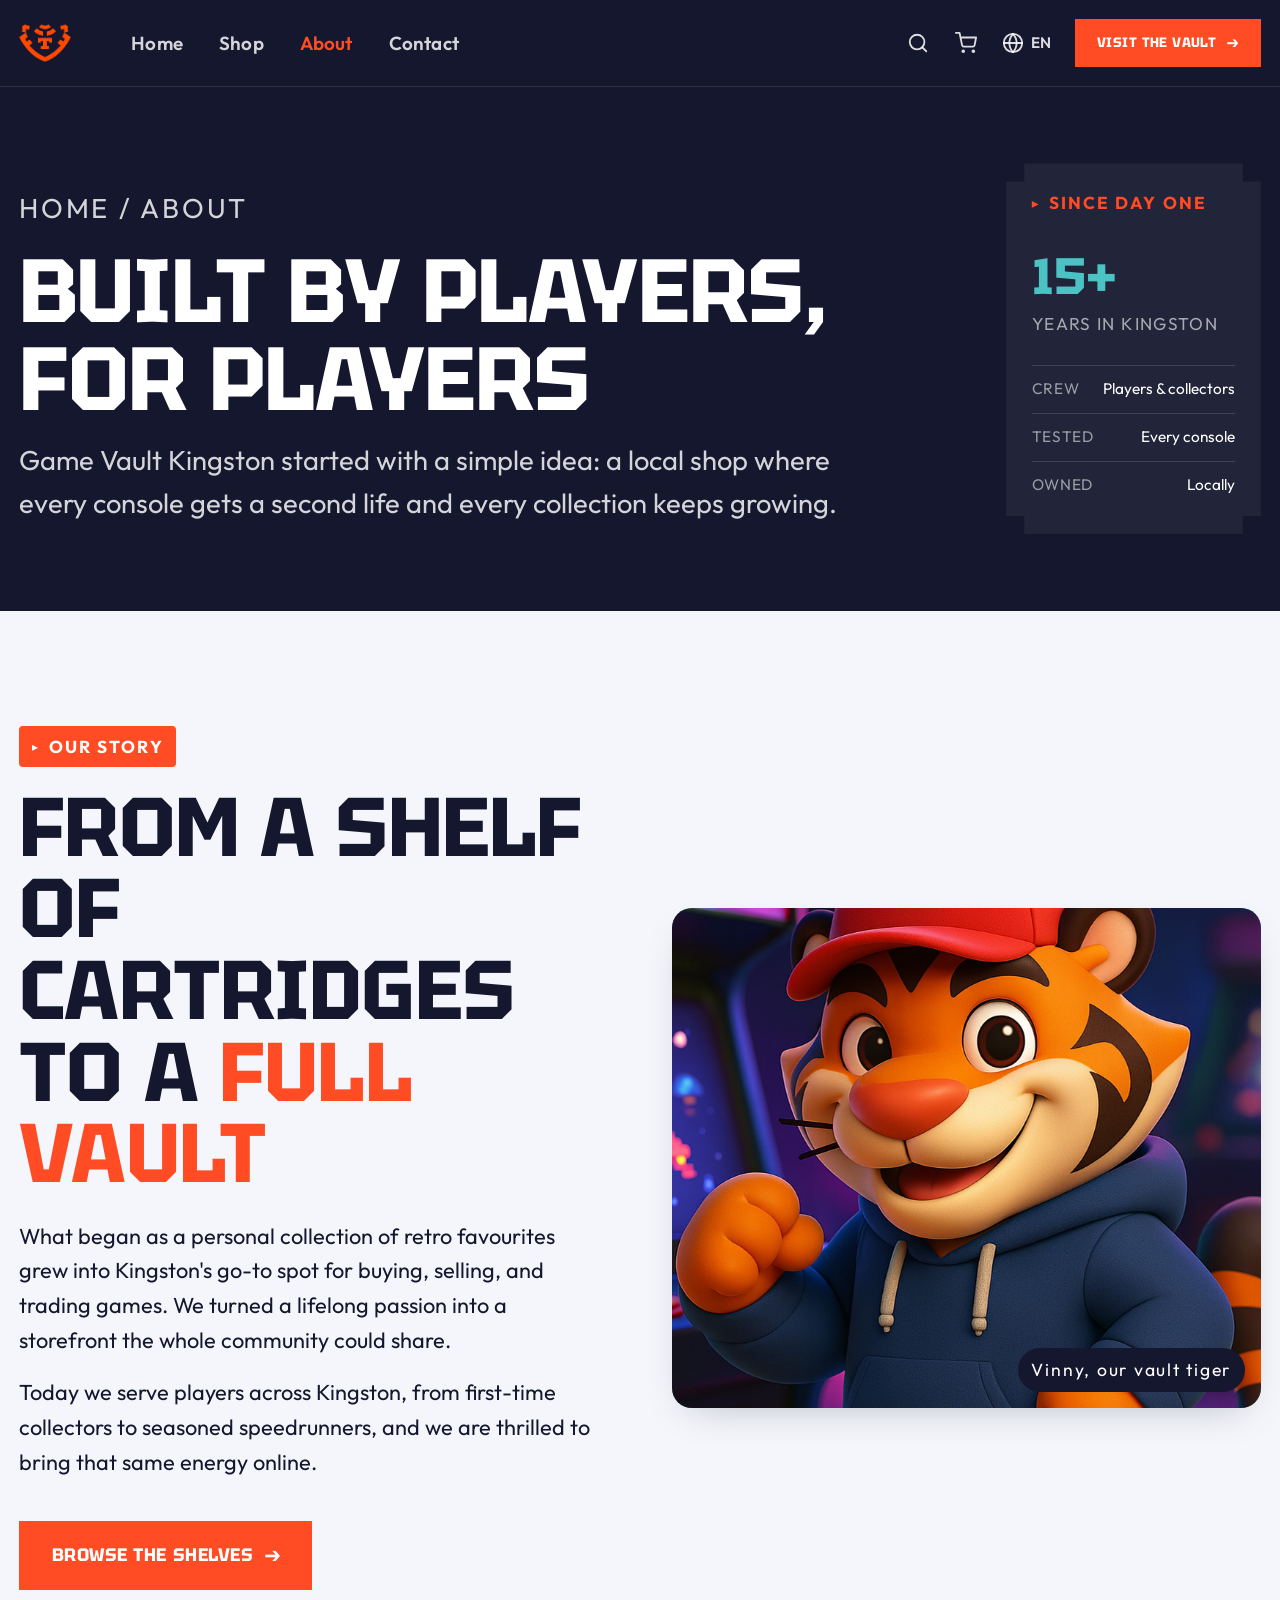
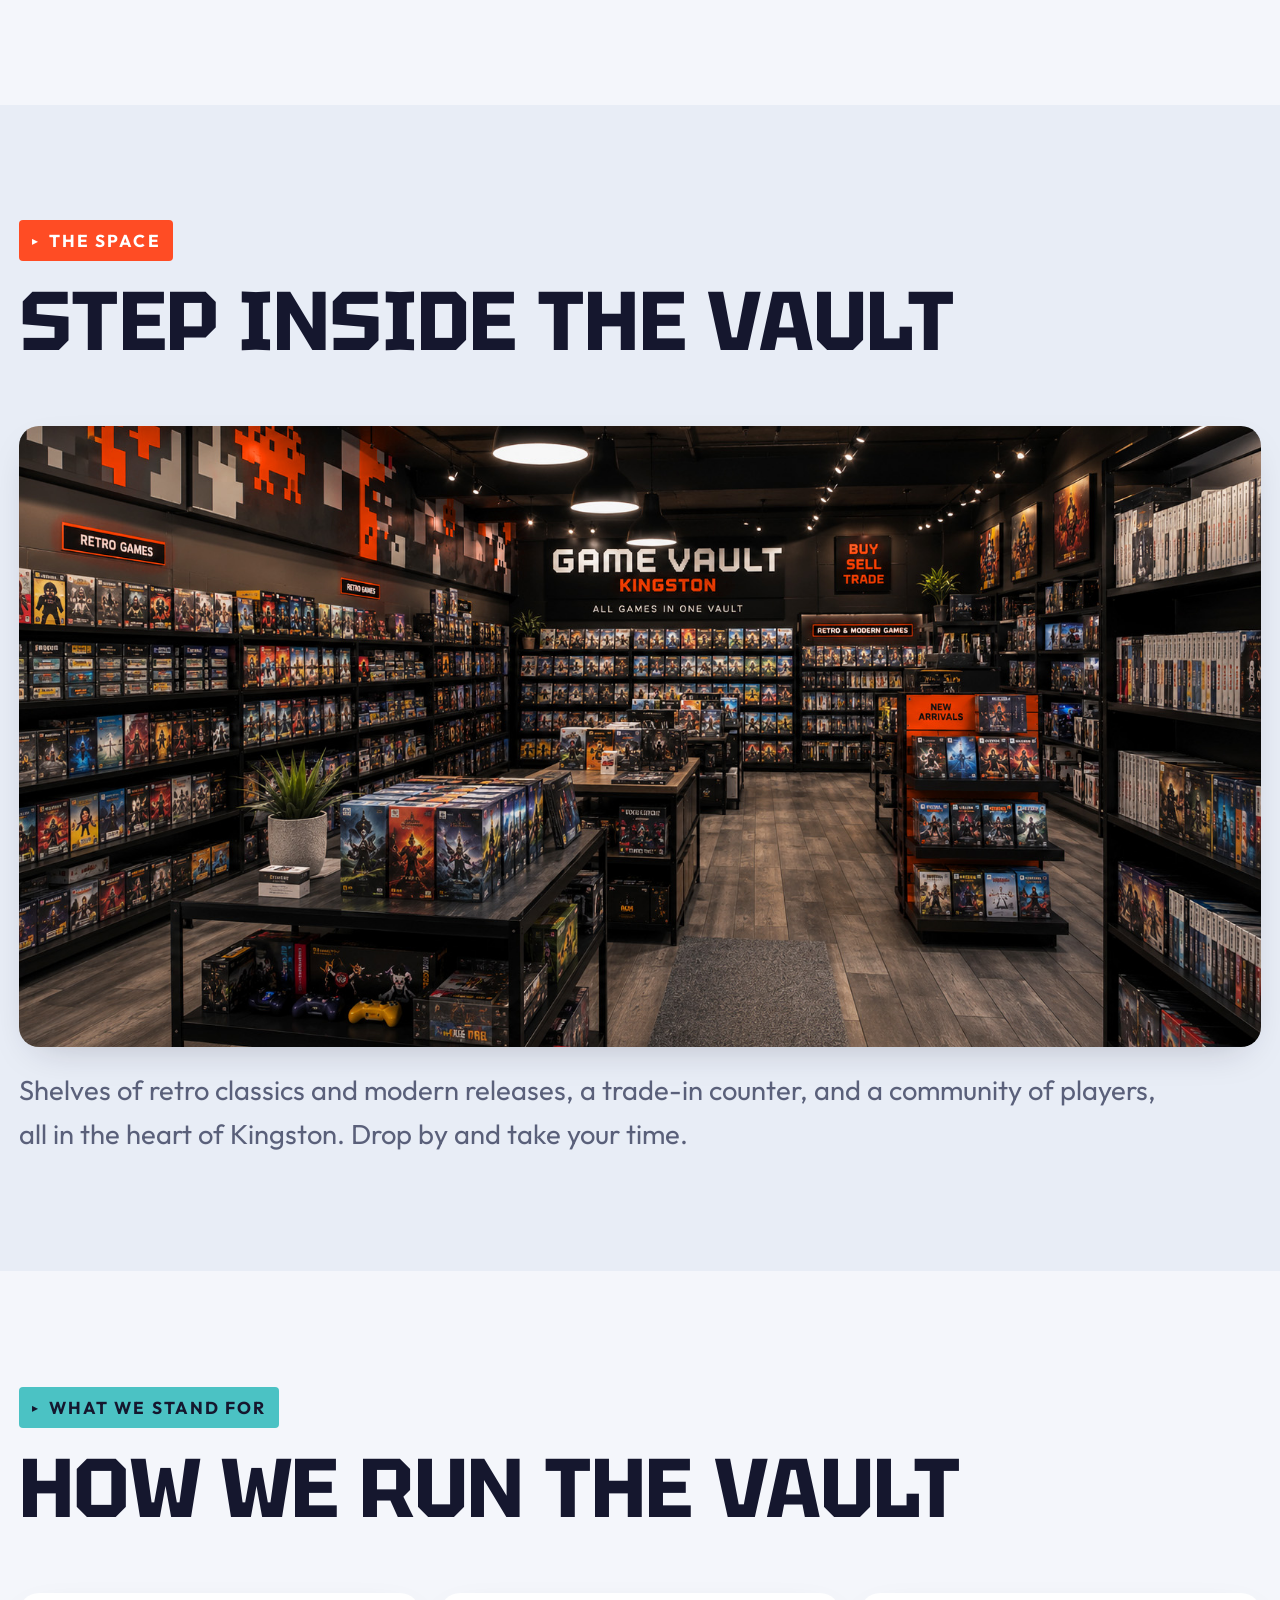
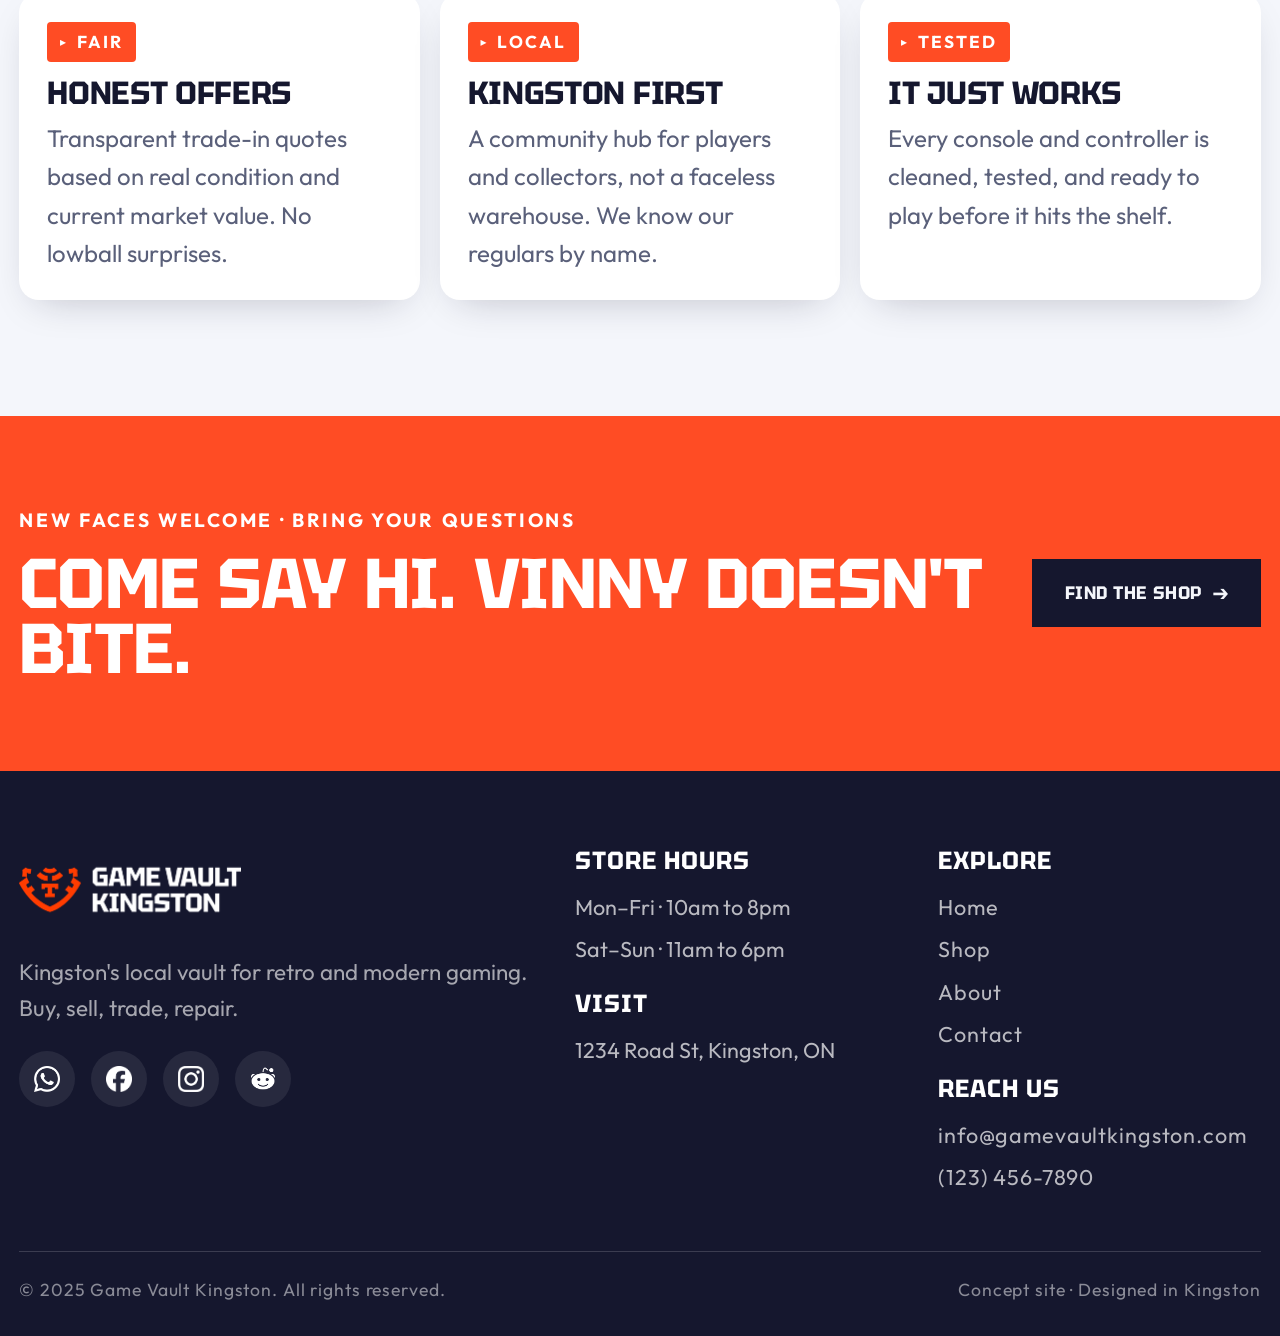
<file: about.html>
<!DOCTYPE html>
<html lang="en">

<head>
  <meta charset="UTF-8">
  <meta name="viewport" content="width=device-width, initial-scale=1.0">
  <title>About — Game Vault Kingston</title>
  <meta name="description" content="The story behind Game Vault Kingston, your local home for retro and modern gaming.">
  <link rel="stylesheet" href="css/styles.css">
</head>

<body>
  <a class="skip-link" href="#main">Skip to content</a>

  <header class="site-header">
    <div class="shell site-header__inner">
      <a class="brand" href="index.html" aria-label="Game Vault Kingston home">
        <img src="img/logo-mobile.png" alt="">
      </a>
      <nav class="nav" id="nav-menu" aria-label="Primary">
        <ul>
          <li><a href="index.html">Home</a></li>
          <li><a href="shop.html">Shop</a></li>
          <li><a href="about.html" aria-current="page">About</a></li>
          <li><a href="contact.html">Contact</a></li>
        </ul>
        <div class="nav__mobile-actions">
          <a href="#" class="nav__cart">
            <svg viewBox="0 0 24 24" fill="none" stroke="currentColor" stroke-width="2" stroke-linecap="round" stroke-linejoin="round"><circle cx="9" cy="21" r="1"></circle><circle cx="20" cy="21" r="1"></circle><path d="M1 1h4l2.68 13.39a2 2 0 0 0 2 1.61h9.72a2 2 0 0 0 2-1.61L23 6H6"></path></svg>
            Cart
          </a>
          <a href="contact.html" class="btn">Visit the vault</a>
        </div>
      </nav>
      <div class="nav-actions">
        <button class="icon-btn" type="button" aria-label="Search">
          <svg viewBox="0 0 24 24" fill="none" stroke="currentColor" stroke-width="2" stroke-linecap="round" stroke-linejoin="round"><circle cx="11" cy="11" r="8"></circle><path d="m21 21-4.3-4.3"></path></svg>
        </button>
        <button class="icon-btn" type="button" aria-label="Cart">
          <svg viewBox="0 0 24 24" fill="none" stroke="currentColor" stroke-width="2" stroke-linecap="round" stroke-linejoin="round"><circle cx="9" cy="21" r="1"></circle><circle cx="20" cy="21" r="1"></circle><path d="M1 1h4l2.68 13.39a2 2 0 0 0 2 1.61h9.72a2 2 0 0 0 2-1.61L23 6H6"></path></svg>
        </button>
        <button class="icon-btn icon-btn--lang" type="button" aria-label="Language: English">
          <svg viewBox="0 0 24 24" fill="none" stroke="currentColor" stroke-width="2" stroke-linecap="round" stroke-linejoin="round"><circle cx="12" cy="12" r="10"></circle><path d="M2 12h20"></path><path d="M12 2a15.3 15.3 0 0 1 4 10 15.3 15.3 0 0 1-4 10 15.3 15.3 0 0 1-4-10 15.3 15.3 0 0 1 4-10z"></path></svg>
          <span>EN</span>
        </button>
        <a href="contact.html" class="btn header-cta">Visit the vault</a>
      </div>
      <button class="menu-btn" id="menu-btn" aria-expanded="false" aria-controls="nav-menu" aria-label="Open menu">
        <span></span><span></span><span></span>
      </button>
    </div>
  </header>

  <main id="main">
    <section class="page-head">
      <div class="shell page-head__inner">
        <div class="page-head__lead">
          <p class="crumbs"><a href="index.html">Home</a> / About</p>
          <h1>Built by players, <br>for players</h1>
          <p>Game Vault Kingston started with a simple idea: a local shop where every console gets a second life and every collection keeps growing.</p>
        </div>
        <aside class="page-head__panel reveal" aria-label="About at a glance">
          <span class="panel__kicker">Since day one</span>
          <p class="panel__figure"><b>15+</b><span>years in Kingston</span></p>
          <ul class="panel__rows">
            <li><span class="k">Crew</span><span class="v">Players &amp; collectors</span></li>
            <li><span class="k">Tested</span><span class="v">Every console</span></li>
            <li><span class="k">Owned</span><span class="v">Locally</span></li>
          </ul>
        </aside>
      </div>
    </section>

    <!-- STORY -->
    <section class="section">
      <div class="shell about__grid">
        <div class="about__body reveal">
          <span class="tag">Our story</span>
          <h2>From a shelf of cartridges to a <span class="accent">full vault</span></h2>
          <p>What began as a personal collection of retro favourites grew into Kingston's go-to spot for buying, selling, and trading games. We turned a lifelong passion into a storefront the whole community could share.</p>
          <p>Today we serve players across Kingston, from first-time collectors to seasoned speedrunners, and we are thrilled to bring that same energy online.</p>
          <a href="shop.html" class="btn">Browse the shelves</a>
        </div>
        <figure class="about__media reveal">
          <img src="img/mascot.jpg" alt="The Game Vault tiger mascot">
          <figcaption class="about__badge">Vinny, our vault tiger</figcaption>
        </figure>
      </div>
    </section>

    <!-- STORE SHOWCASE -->
    <section class="section section--paper2">
      <div class="shell">
        <div class="sec-head reveal">
          <span class="tag">The space</span>
          <h2>Step inside the vault</h2>
        </div>
        <figure class="showcase reveal">
          <img src="img/about-store.jpg" alt="Inside the Game Vault Kingston store, with shelves of games and consoles">
          <figcaption>Shelves of retro classics and modern releases, a trade-in counter, and a community of players, all in the heart of Kingston. Drop by and take your time.</figcaption>
        </figure>
      </div>
    </section>

    <!-- VALUES -->
    <section class="section">
      <div class="shell">
        <div class="sec-head reveal">
          <span class="tag tag--cyan">What we stand for</span>
          <h2>How we run the vault</h2>
        </div>
        <div class="values">
          <article class="value reveal"><span class="tag">Fair</span><h3>Honest offers</h3><p>Transparent trade-in quotes based on real condition and current market value. No lowball surprises.</p></article>
          <article class="value reveal"><span class="tag">Local</span><h3>Kingston first</h3><p>A community hub for players and collectors, not a faceless warehouse. We know our regulars by name.</p></article>
          <article class="value reveal"><span class="tag">Tested</span><h3>It just works</h3><p>Every console and controller is cleaned, tested, and ready to play before it hits the shelf.</p></article>
        </div>
      </div>
    </section>

    <!-- CTA BAND -->
    <section class="cta-band">
      <div class="shell cta-band__inner reveal">
        <div>
          <p class="cta-band__meta">New faces welcome · Bring your questions</p>
          <h2>Come say hi. Vinny doesn't bite.</h2>
        </div>
        <a href="contact.html" class="btn">Find the shop</a>
      </div>
    </section>
  </main>

  <footer class="site-footer">
    <div class="shell">
      <div class="footer-grid">
        <div class="footer-brand">
          <img src="img/logo.png" alt="Game Vault Kingston">
          <p>Kingston's local vault for retro and modern gaming. Buy, sell, trade, repair.</p>
          <div class="socials">
            <a href="#" aria-label="WhatsApp"><img src="img/social media icons/social-icon-phone.png" alt=""></a>
            <a href="#" aria-label="Facebook"><img src="img/social media icons/social-icon-facebook.png" alt=""></a>
            <a href="#" aria-label="Instagram"><img src="img/social media icons/social-icon-instagram.png" alt=""></a>
            <a href="#" aria-label="Reddit"><img src="img/social media icons/social-icon-reddit.png" alt=""></a>
          </div>
        </div>
        <div class="footer-col">
          <h3>Store hours</h3>
          <p>Mon–Fri · 10am to 8pm</p>
          <p>Sat–Sun · 11am to 6pm</p>
          <h3 style="margin-top:1.5rem;">Visit</h3>
          <p>1234 Road St, Kingston, ON</p>
        </div>
        <div class="footer-col">
          <h3>Explore</h3>
          <a href="index.html">Home</a><a href="shop.html">Shop</a><a href="about.html">About</a><a href="contact.html">Contact</a>
          <h3 style="margin-top:1.5rem;">Reach us</h3>
          <a href="mailto:info@gamevaultkingston.com">info@gamevaultkingston.com</a>
          <a href="tel:+11234567890">(123) 456-7890</a>
        </div>
      </div>
      <div class="footer-base">
        <span>© 2025 Game Vault Kingston. All rights reserved.</span>
        <span>Concept site · Designed in Kingston</span>
      </div>
    </div>
  </footer>

  <script src="js/main.js"></script>
</body>

</html>
</file>
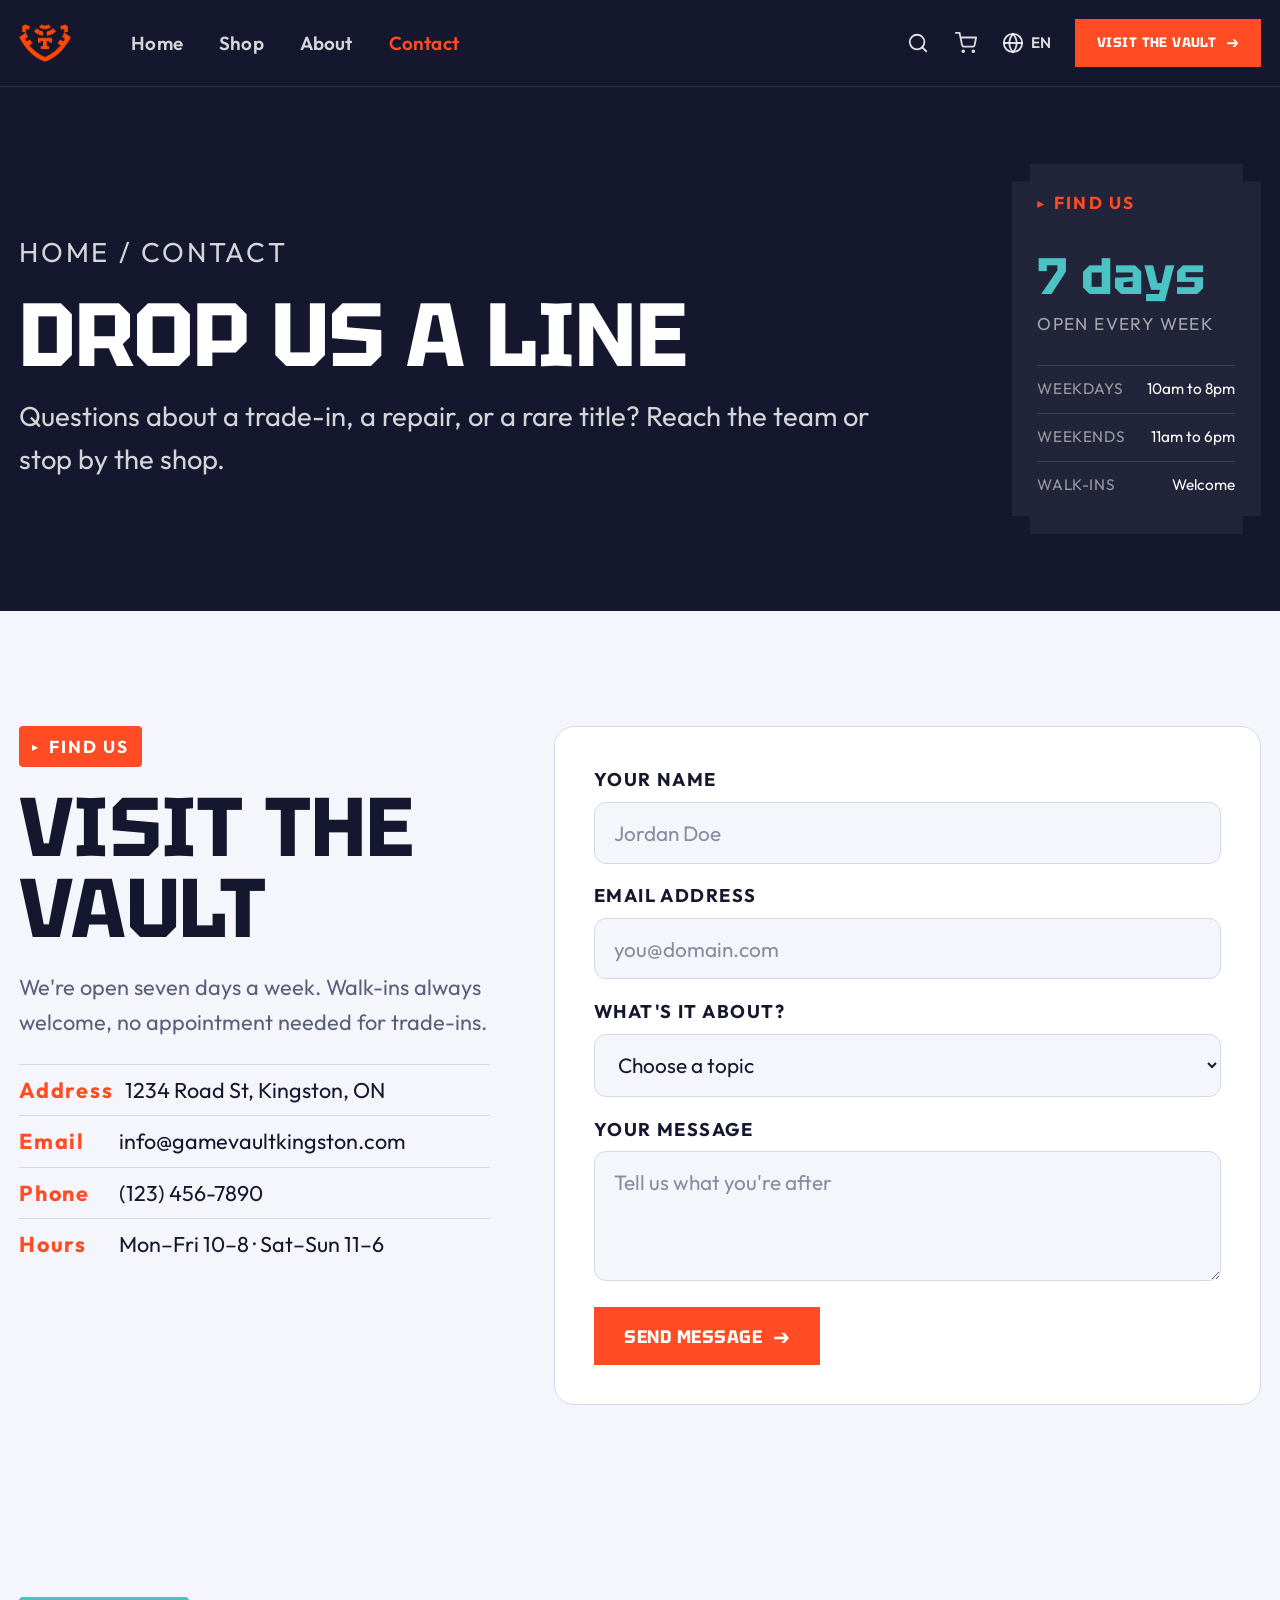
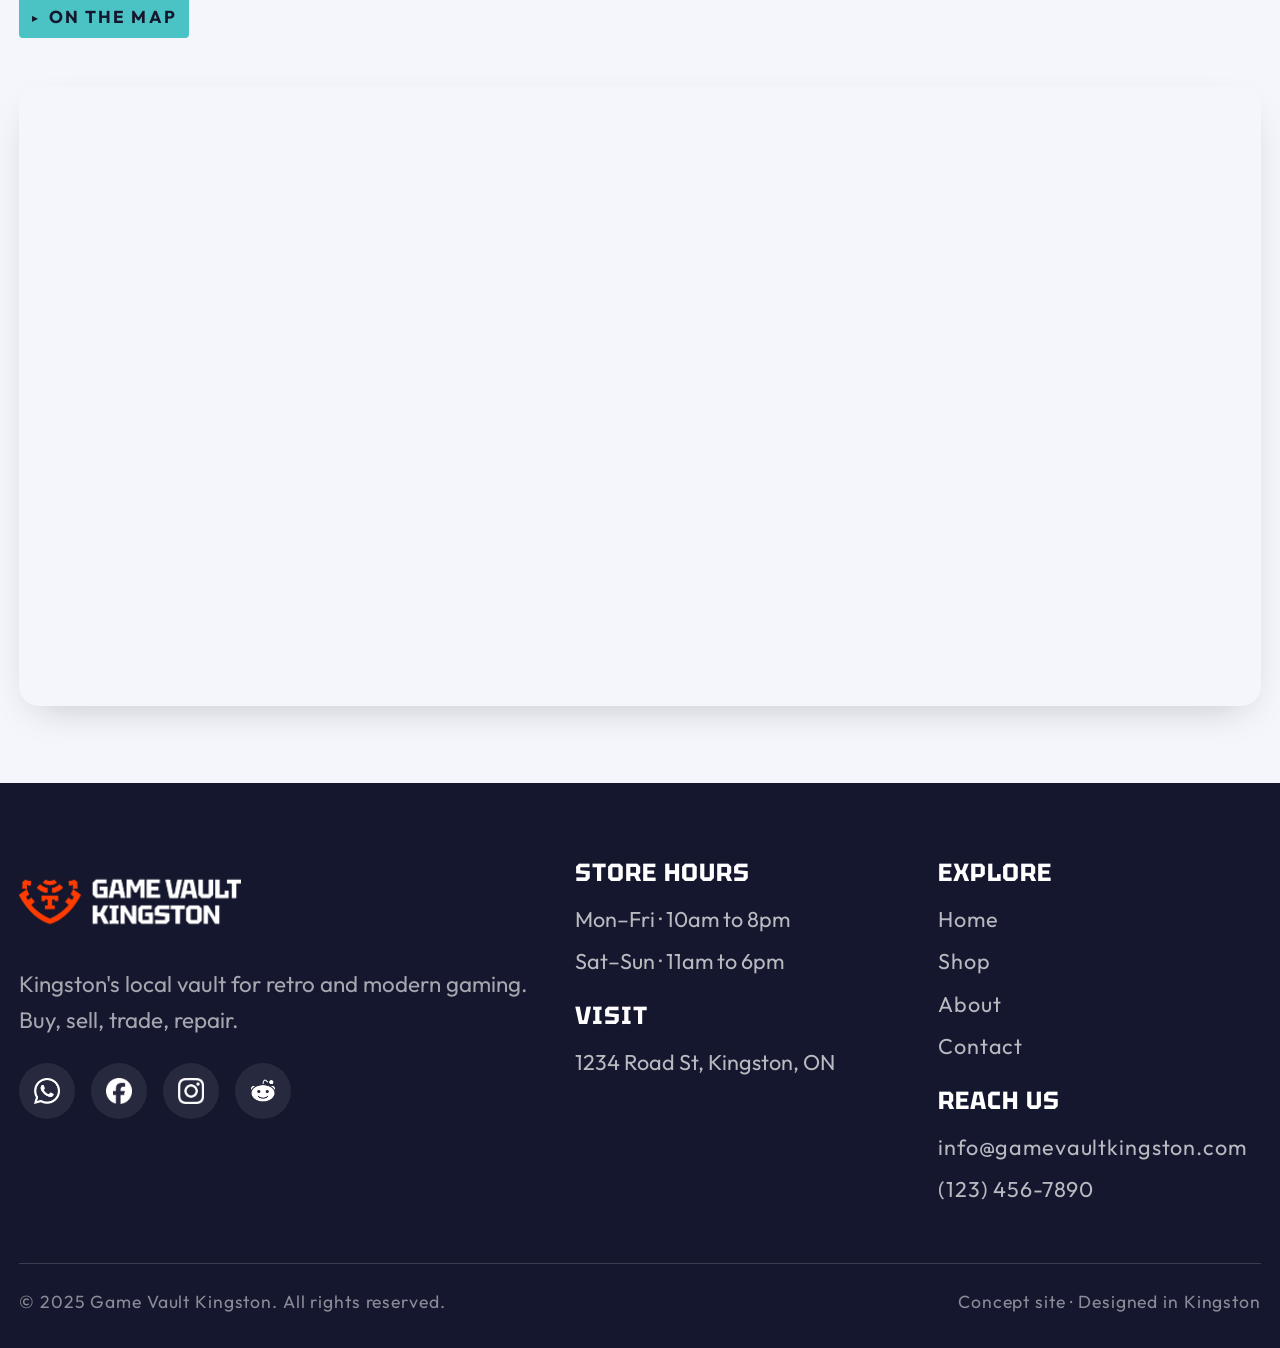
<file: contact.html>
<!DOCTYPE html>
<html lang="en">

<head>
  <meta charset="UTF-8">
  <meta name="viewport" content="width=device-width, initial-scale=1.0">
  <title>Contact — Game Vault Kingston</title>
  <meta name="description" content="Get in touch with Game Vault Kingston. Visit us in store, call, or send a message.">
  <link rel="stylesheet" href="css/styles.css">
</head>

<body>
  <a class="skip-link" href="#main">Skip to content</a>

  <header class="site-header">
    <div class="shell site-header__inner">
      <a class="brand" href="index.html" aria-label="Game Vault Kingston home">
        <img src="img/logo-mobile.png" alt="">
      </a>
      <nav class="nav" id="nav-menu" aria-label="Primary">
        <ul>
          <li><a href="index.html">Home</a></li>
          <li><a href="shop.html">Shop</a></li>
          <li><a href="about.html">About</a></li>
          <li><a href="contact.html" aria-current="page">Contact</a></li>
        </ul>
        <div class="nav__mobile-actions">
          <a href="#" class="nav__cart">
            <svg viewBox="0 0 24 24" fill="none" stroke="currentColor" stroke-width="2" stroke-linecap="round" stroke-linejoin="round"><circle cx="9" cy="21" r="1"></circle><circle cx="20" cy="21" r="1"></circle><path d="M1 1h4l2.68 13.39a2 2 0 0 0 2 1.61h9.72a2 2 0 0 0 2-1.61L23 6H6"></path></svg>
            Cart
          </a>
          <a href="contact.html" class="btn">Visit the vault</a>
        </div>
      </nav>
      <div class="nav-actions">
        <button class="icon-btn" type="button" aria-label="Search">
          <svg viewBox="0 0 24 24" fill="none" stroke="currentColor" stroke-width="2" stroke-linecap="round" stroke-linejoin="round"><circle cx="11" cy="11" r="8"></circle><path d="m21 21-4.3-4.3"></path></svg>
        </button>
        <button class="icon-btn" type="button" aria-label="Cart">
          <svg viewBox="0 0 24 24" fill="none" stroke="currentColor" stroke-width="2" stroke-linecap="round" stroke-linejoin="round"><circle cx="9" cy="21" r="1"></circle><circle cx="20" cy="21" r="1"></circle><path d="M1 1h4l2.68 13.39a2 2 0 0 0 2 1.61h9.72a2 2 0 0 0 2-1.61L23 6H6"></path></svg>
        </button>
        <button class="icon-btn icon-btn--lang" type="button" aria-label="Language: English">
          <svg viewBox="0 0 24 24" fill="none" stroke="currentColor" stroke-width="2" stroke-linecap="round" stroke-linejoin="round"><circle cx="12" cy="12" r="10"></circle><path d="M2 12h20"></path><path d="M12 2a15.3 15.3 0 0 1 4 10 15.3 15.3 0 0 1-4 10 15.3 15.3 0 0 1-4-10 15.3 15.3 0 0 1 4-10z"></path></svg>
          <span>EN</span>
        </button>
        <a href="contact.html" class="btn header-cta">Visit the vault</a>
      </div>
      <button class="menu-btn" id="menu-btn" aria-expanded="false" aria-controls="nav-menu" aria-label="Open menu">
        <span></span><span></span><span></span>
      </button>
    </div>
  </header>

  <main id="main">
    <section class="page-head">
      <div class="shell page-head__inner">
        <div class="page-head__lead">
          <p class="crumbs"><a href="index.html">Home</a> / Contact</p>
          <h1>Drop us a line</h1>
          <p>Questions about a trade-in, a repair, or a rare title? Reach the team or stop by the shop.</p>
        </div>
        <aside class="page-head__panel reveal" aria-label="Visit at a glance">
          <span class="panel__kicker">Find us</span>
          <p class="panel__figure"><b>7 days</b><span>open every week</span></p>
          <ul class="panel__rows">
            <li><span class="k">Weekdays</span><span class="v">10am to 8pm</span></li>
            <li><span class="k">Weekends</span><span class="v">11am to 6pm</span></li>
            <li><span class="k">Walk-ins</span><span class="v">Welcome</span></li>
          </ul>
        </aside>
      </div>
    </section>

    <section class="section">
      <div class="shell contact__grid">
        <div class="contact__info reveal">
          <span class="tag">Find us</span>
          <h2>Visit the vault</h2>
          <p>We're open seven days a week. Walk-ins always welcome, no appointment needed for trade-ins.</p>
          <div class="contact__detail"><span>Address</span><span>1234 Road St, Kingston, ON</span></div>
          <div class="contact__detail"><span>Email</span><span>info@gamevaultkingston.com</span></div>
          <div class="contact__detail"><span>Phone</span><span>(123) 456-7890</span></div>
          <div class="contact__detail"><span>Hours</span><span>Mon–Fri 10–8 · Sat–Sun 11–6</span></div>
        </div>

        <form class="form reveal" id="contact-form" action="#" method="post">
          <div class="field">
            <label for="name">Your name</label>
            <input type="text" id="name" name="name" required placeholder="Jordan Doe" autocomplete="name">
          </div>
          <div class="field">
            <label for="email">Email address</label>
            <input type="email" id="email" name="email" required placeholder="you@domain.com" autocomplete="email">
          </div>
          <div class="field">
            <label for="subject">What's it about?</label>
            <select id="subject" name="subject" required>
              <option value="">Choose a topic</option>
              <option value="general">General question</option>
              <option value="order">Order or reservation</option>
              <option value="trade">Trade-in or sell</option>
              <option value="repair">Repair request</option>
              <option value="partner">Partnership</option>
            </select>
          </div>
          <div class="field">
            <label for="message">Your message</label>
            <textarea id="message" name="message" required placeholder="Tell us what you're after"></textarea>
          </div>
          <button type="submit" class="btn">Send message</button>
        </form>
      </div>
    </section>

    <!-- MAP -->
    <section class="section section--tight">
      <div class="shell">
        <span class="tag tag--cyan">On the map</span>
        <div class="map-embed reveal">
          <iframe
            src="https://www.google.com/maps/embed?pb=!1m18!1m12!1m3!1d2859.333776025559!2d-76.52544032374071!3d44.22078611553651!2m3!1f0!2f0!3f0!3m2!1i1024!2i768!4f13.1!3m3!1m2!1s0x4cd2ab90bff4df49%3A0xb6e9f8f4f7d96aa4!2sTom%20Tech%20Repairs%20%26%20Game%20Vault%20Kingston!5e0!3m2!1sen!2sca!4v1781926460808!5m2!1sen!2sca"
            title="Game Vault Kingston location on Google Maps"
            allowfullscreen loading="lazy" referrerpolicy="no-referrer-when-downgrade"></iframe>
        </div>
      </div>
    </section>
  </main>

  <footer class="site-footer">
    <div class="shell">
      <div class="footer-grid">
        <div class="footer-brand">
          <img src="img/logo.png" alt="Game Vault Kingston">
          <p>Kingston's local vault for retro and modern gaming. Buy, sell, trade, repair.</p>
          <div class="socials">
            <a href="#" aria-label="WhatsApp"><img src="img/social media icons/social-icon-phone.png" alt=""></a>
            <a href="#" aria-label="Facebook"><img src="img/social media icons/social-icon-facebook.png" alt=""></a>
            <a href="#" aria-label="Instagram"><img src="img/social media icons/social-icon-instagram.png" alt=""></a>
            <a href="#" aria-label="Reddit"><img src="img/social media icons/social-icon-reddit.png" alt=""></a>
          </div>
        </div>
        <div class="footer-col">
          <h3>Store hours</h3>
          <p>Mon–Fri · 10am to 8pm</p>
          <p>Sat–Sun · 11am to 6pm</p>
          <h3 style="margin-top:1.5rem;">Visit</h3>
          <p>1234 Road St, Kingston, ON</p>
        </div>
        <div class="footer-col">
          <h3>Explore</h3>
          <a href="index.html">Home</a><a href="shop.html">Shop</a><a href="about.html">About</a><a href="contact.html">Contact</a>
          <h3 style="margin-top:1.5rem;">Reach us</h3>
          <a href="mailto:info@gamevaultkingston.com">info@gamevaultkingston.com</a>
          <a href="tel:+11234567890">(123) 456-7890</a>
        </div>
      </div>
      <div class="footer-base">
        <span>© 2025 Game Vault Kingston. All rights reserved.</span>
        <span>Concept site · Designed in Kingston</span>
      </div>
    </div>
  </footer>

  <script src="js/main.js"></script>
</body>

</html>
</file>
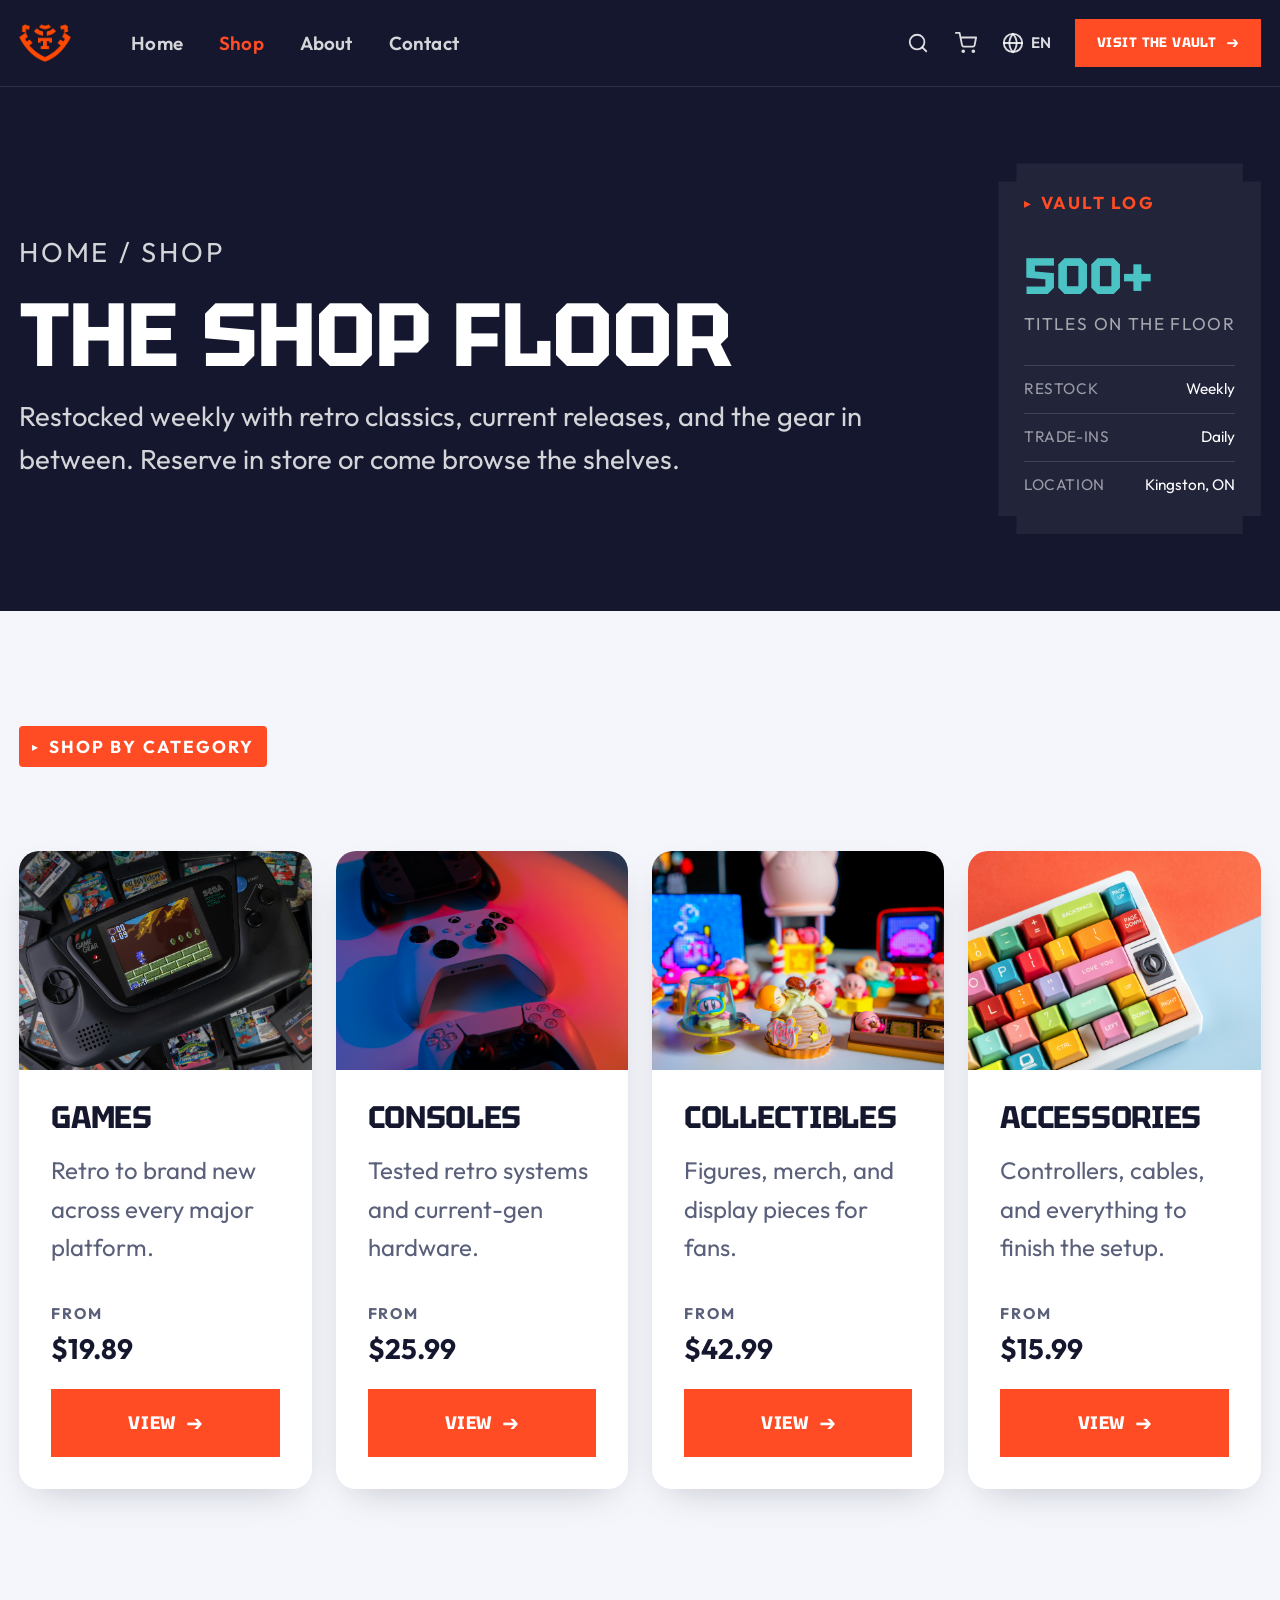
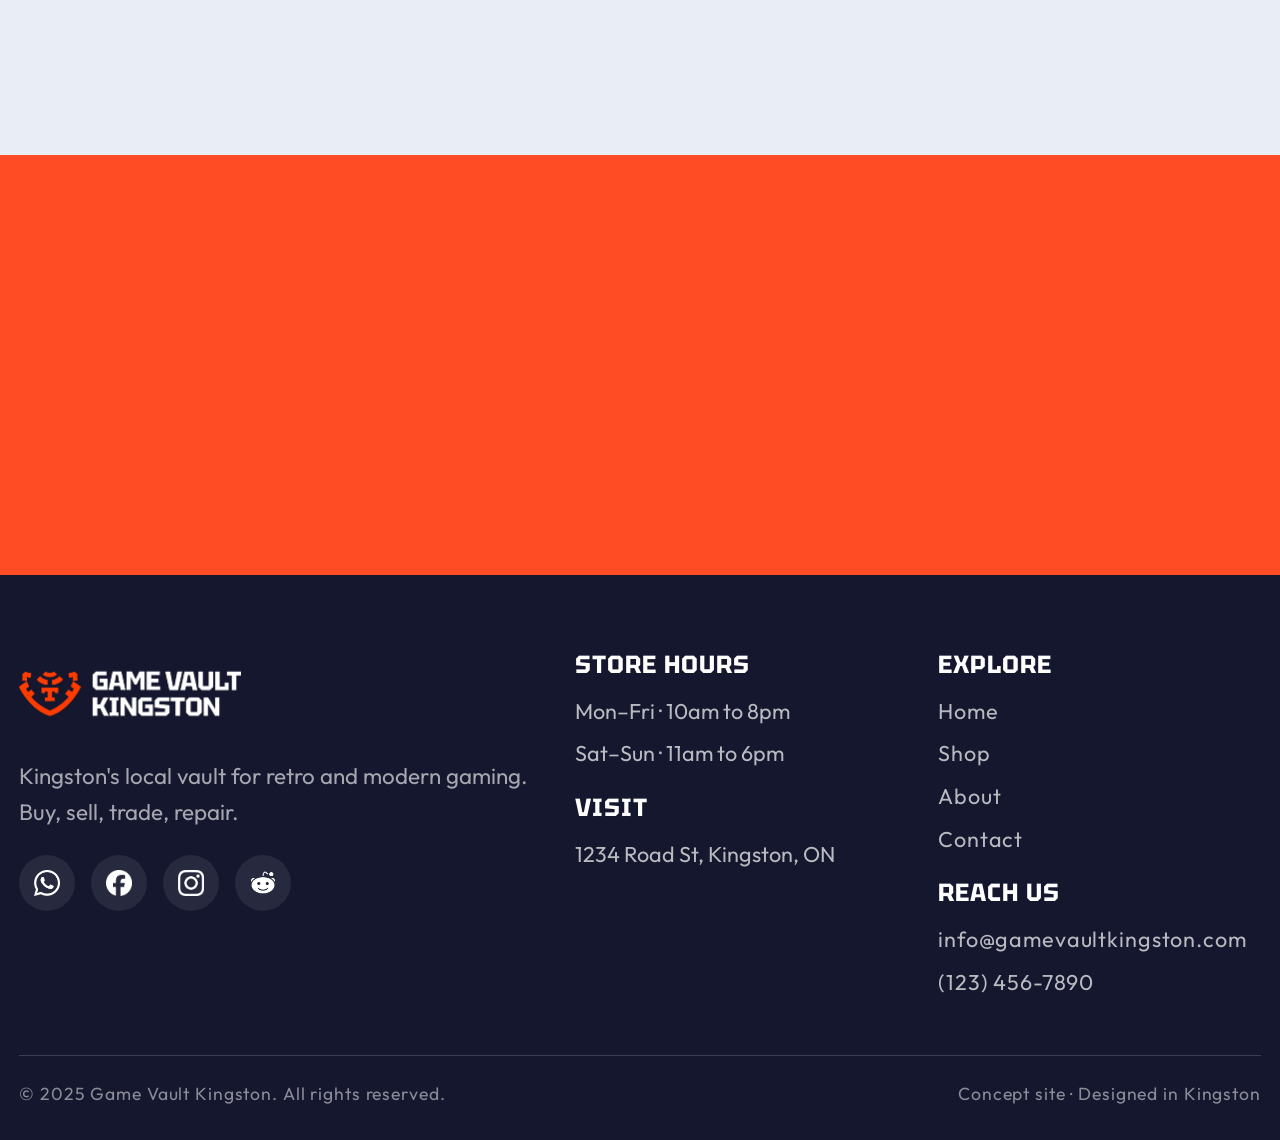
<file: shop.html>
<!DOCTYPE html>
<html lang="en">

<head>
  <meta charset="UTF-8">
  <meta name="viewport" content="width=device-width, initial-scale=1.0">
  <title>Shop — Game Vault Kingston</title>
  <meta name="description" content="Browse games, consoles, accessories and collectibles in stock at Game Vault Kingston.">
  <link rel="stylesheet" href="css/styles.css">
</head>

<body>
  <a class="skip-link" href="#main">Skip to content</a>

  <header class="site-header">
    <div class="shell site-header__inner">
      <a class="brand" href="index.html" aria-label="Game Vault Kingston home">
        <img src="img/logo-mobile.png" alt="">
      </a>
      <nav class="nav" id="nav-menu" aria-label="Primary">
        <ul>
          <li><a href="index.html">Home</a></li>
          <li><a href="shop.html" aria-current="page">Shop</a></li>
          <li><a href="about.html">About</a></li>
          <li><a href="contact.html">Contact</a></li>
        </ul>
        <div class="nav__mobile-actions">
          <a href="#" class="nav__cart">
            <svg viewBox="0 0 24 24" fill="none" stroke="currentColor" stroke-width="2" stroke-linecap="round" stroke-linejoin="round"><circle cx="9" cy="21" r="1"></circle><circle cx="20" cy="21" r="1"></circle><path d="M1 1h4l2.68 13.39a2 2 0 0 0 2 1.61h9.72a2 2 0 0 0 2-1.61L23 6H6"></path></svg>
            Cart
          </a>
          <a href="contact.html" class="btn">Visit the vault</a>
        </div>
      </nav>
      <div class="nav-actions">
        <button class="icon-btn" type="button" aria-label="Search">
          <svg viewBox="0 0 24 24" fill="none" stroke="currentColor" stroke-width="2" stroke-linecap="round" stroke-linejoin="round"><circle cx="11" cy="11" r="8"></circle><path d="m21 21-4.3-4.3"></path></svg>
        </button>
        <button class="icon-btn" type="button" aria-label="Cart">
          <svg viewBox="0 0 24 24" fill="none" stroke="currentColor" stroke-width="2" stroke-linecap="round" stroke-linejoin="round"><circle cx="9" cy="21" r="1"></circle><circle cx="20" cy="21" r="1"></circle><path d="M1 1h4l2.68 13.39a2 2 0 0 0 2 1.61h9.72a2 2 0 0 0 2-1.61L23 6H6"></path></svg>
        </button>
        <button class="icon-btn icon-btn--lang" type="button" aria-label="Language: English">
          <svg viewBox="0 0 24 24" fill="none" stroke="currentColor" stroke-width="2" stroke-linecap="round" stroke-linejoin="round"><circle cx="12" cy="12" r="10"></circle><path d="M2 12h20"></path><path d="M12 2a15.3 15.3 0 0 1 4 10 15.3 15.3 0 0 1-4 10 15.3 15.3 0 0 1-4-10 15.3 15.3 0 0 1 4-10z"></path></svg>
          <span>EN</span>
        </button>
        <a href="contact.html" class="btn header-cta">Visit the vault</a>
      </div>
      <button class="menu-btn" id="menu-btn" aria-expanded="false" aria-controls="nav-menu" aria-label="Open menu">
        <span></span><span></span><span></span>
      </button>
    </div>
  </header>

  <main id="main">
    <!-- PAGE HEAD -->
    <section class="page-head">
      <div class="shell page-head__inner">
        <div class="page-head__lead">
          <p class="crumbs"><a href="index.html">Home</a> / Shop</p>
          <h1>The shop floor</h1>
          <p>Restocked weekly with retro classics, current releases, and the gear in between. Reserve in store or come browse the shelves.</p>
        </div>
        <aside class="page-head__panel reveal" aria-label="Shop at a glance">
          <span class="panel__kicker">Vault log</span>
          <p class="panel__figure"><b>500+</b><span>titles on the floor</span></p>
          <ul class="panel__rows">
            <li><span class="k">Restock</span><span class="v">Weekly</span></li>
            <li><span class="k">Trade-ins</span><span class="v">Daily</span></li>
            <li><span class="k">Location</span><span class="v">Kingston, ON</span></li>
          </ul>
        </aside>
      </div>
    </section>

    <!-- CATEGORY CARDS -->
    <section class="section">
      <div class="shell">
        <div class="sec-head reveal">
          <span class="tag">Shop by category</span>
        </div>
        <div class="product-grid">
          <article class="card reveal">
            <div class="card__media"><img src="img/product-1.jpg" alt="Stack of video game cases"></div>
            <div class="card__body">
            <h3>Games</h3><p>Retro to brand new across every major platform.</p>
            <div class="card__foot"><span class="price"><span class="from">From</span>$19.89</span><a href="#catalogue" class="btn">View</a></div>
            </div>
          </article>
          <article class="card reveal">
            <div class="card__media"><img src="img/product-2.jpg" alt="Gaming console"></div>
            <div class="card__body">
            <h3>Consoles</h3><p>Tested retro systems and current-gen hardware.</p>
            <div class="card__foot"><span class="price"><span class="from">From</span>$25.99</span><a href="#catalogue" class="btn">View</a></div>
            </div>
          </article>
          <article class="card reveal">
            <div class="card__media"><img src="img/product-3.jpg" alt="Gaming collectible figures"></div>
            <div class="card__body">
            <h3>Collectibles</h3><p>Figures, merch, and display pieces for fans.</p>
            <div class="card__foot"><span class="price"><span class="from">From</span>$42.99</span><a href="#catalogue" class="btn">View</a></div>
            </div>
          </article>
          <article class="card reveal">
            <div class="card__media"><img src="img/product-4.jpg" alt="Gaming accessories"></div>
            <div class="card__body">
            <h3>Accessories</h3><p>Controllers, cables, and everything to finish the setup.</p>
            <div class="card__foot"><span class="price"><span class="from">From</span>$15.99</span><a href="#catalogue" class="btn">View</a></div>
            </div>
          </article>
        </div>
      </div>
    </section>

    <!-- FEATURED GAME -->
    <section class="section gotd">
      <div class="shell">
        <div class="sec-head reveal">
          <span class="tag">Featured</span>
          <h2>Game of the day</h2>
        </div>
        <a class="gotd__banner reveal" href="#" aria-label="Eclipse Rebellion, featured game of the day">
          <img src="img/game-featured.png" alt="Eclipse Rebellion, featured game of the day, available on PC and Steam">
        </a>
      </div>
    </section>

    <!-- ALL GAMES -->
    <section class="section section--paper2" id="games">
      <div class="shell">
        <div class="sec-head sec-head--split reveal">
          <div>
            <span class="tag tag--cyan">In stock</span>
            <h2>All games</h2>
          </div>
          <p class="lede">Browse the full shelf of new releases, indies, and retro favourites. In-store quantities change weekly.</p>
        </div>
        <div class="games-grid">
          <a class="game-card reveal" href="#" data-genre="family">
            <div class="game-card__media"><img src="img/games/game-1.png" alt="Slime Rancher box art" loading="lazy"></div>
            <div class="game-card__body">
              <h3 class="game-card__title">Slime Rancher</h3>
              <div class="game-card__tags"><span>Family</span><span>Simulation</span></div>
              <span class="game-card__price">$24.99</span>
            </div>
          </a>
          <a class="game-card reveal" href="#" data-genre="action">
            <div class="game-card__media"><img src="img/games/game-2.png" alt="Echoes of the Ancients box art" loading="lazy"></div>
            <div class="game-card__body">
              <h3 class="game-card__title">Echoes of the Ancients</h3>
              <div class="game-card__tags"><span>Action</span><span>Adventure</span></div>
              <span class="game-card__price">$69.99</span>
            </div>
          </a>
          <a class="game-card reveal" href="#" data-genre="action">
            <div class="game-card__media"><img src="img/games/game-3.png" alt="Neon Drifter box art" loading="lazy"></div>
            <div class="game-card__body">
              <h3 class="game-card__title">Neon Drifter</h3>
              <div class="game-card__tags"><span>Action</span><span>RPG</span></div>
              <span class="game-card__price">$59.99</span>
            </div>
          </a>
          <a class="game-card reveal" href="#" data-genre="family">
            <div class="game-card__media"><img src="img/games/game-4.png" alt="My Little Homestead box art" loading="lazy"></div>
            <div class="game-card__body">
              <h3 class="game-card__title">My Little Homestead</h3>
              <div class="game-card__tags"><span>Simulation</span><span>Family</span></div>
              <span class="game-card__price">$29.99</span>
            </div>
          </a>
          <a class="game-card reveal" href="#" data-genre="adventure">
            <div class="game-card__media"><img src="img/games/game-5.png" alt="Beyond Horizon box art" loading="lazy"></div>
            <div class="game-card__body">
              <h3 class="game-card__title">Beyond Horizon</h3>
              <div class="game-card__tags"><span>Sci-Fi</span><span>Adventure</span></div>
              <span class="game-card__price">$64.99</span>
            </div>
          </a>
          <a class="game-card reveal" href="#" data-genre="family">
            <div class="game-card__media"><img src="img/games/game-6.png" alt="Puzzle Pop! box art" loading="lazy"></div>
            <div class="game-card__body">
              <h3 class="game-card__title">Puzzle Pop!</h3>
              <div class="game-card__tags"><span>Puzzle</span><span>Casual</span></div>
              <span class="game-card__price">$19.99</span>
            </div>
          </a>
          <a class="game-card reveal" href="#" data-genre="adventure">
            <div class="game-card__media"><img src="img/games/game-7.png" alt="Shadow Bound box art" loading="lazy"></div>
            <div class="game-card__body">
              <h3 class="game-card__title">Shadow Bound</h3>
              <div class="game-card__tags"><span>Adventure</span><span>Platformer</span></div>
              <span class="game-card__price">$39.99</span>
            </div>
          </a>
          <a class="game-card reveal" href="#" data-genre="action">
            <div class="game-card__media"><img src="img/games/game-8.png" alt="Gear Shift box art" loading="lazy"></div>
            <div class="game-card__body">
              <h3 class="game-card__title">Gear Shift</h3>
              <div class="game-card__tags"><span>Racing</span><span>Action</span></div>
              <span class="game-card__price">$49.99</span>
            </div>
          </a>
          <a class="game-card reveal" href="#" data-genre="family">
            <div class="game-card__media"><img src="img/games/game-9.png" alt="Little Wizard Tales box art" loading="lazy"></div>
            <div class="game-card__body">
              <h3 class="game-card__title">Little Wizard Tales</h3>
              <div class="game-card__tags"><span>Adventure</span><span>Family</span></div>
              <span class="game-card__price">$34.99</span>
            </div>
          </a>
          <a class="game-card reveal" href="#" data-genre="simulation">
            <div class="game-card__media"><img src="img/games/game-10.png" alt="Football Manager 25 box art" loading="lazy"></div>
            <div class="game-card__body">
              <h3 class="game-card__title">Football Manager 25</h3>
              <div class="game-card__tags"><span>Sports</span><span>Simulation</span></div>
              <span class="game-card__price">$54.99</span>
            </div>
          </a>
          <a class="game-card reveal" href="#" data-genre="simulation">
            <div class="game-card__media"><img src="img/games/game-11.png" alt="Tasty Tycoon box art" loading="lazy"></div>
            <div class="game-card__body">
              <h3 class="game-card__title">Tasty Tycoon</h3>
              <div class="game-card__tags"><span>Simulation</span><span>Casual</span></div>
              <span class="game-card__price">$27.99</span>
            </div>
          </a>
          <a class="game-card reveal" href="#" data-genre="adventure">
            <div class="game-card__media"><img src="img/games/game-12.png" alt="Waves of Discovery box art" loading="lazy"></div>
            <div class="game-card__body">
              <h3 class="game-card__title">Waves of Discovery</h3>
              <div class="game-card__tags"><span>Adventure</span><span>Exploration</span></div>
              <span class="game-card__price">$44.99</span>
            </div>
          </a>
        </div>
      </div>
    </section>

    <!-- CTA BAND -->
    <section class="cta-band">
      <div class="shell cta-band__inner reveal">
        <div>
          <p class="cta-band__meta">Can't find it? We'll hunt it down.</p>
          <h2>Looking for something rare? Put it on the want list.</h2>
        </div>
        <a href="contact.html" class="btn">Ask the team</a>
      </div>
    </section>
  </main>

  <footer class="site-footer">
    <div class="shell">
      <div class="footer-grid">
        <div class="footer-brand">
          <img src="img/logo.png" alt="Game Vault Kingston">
          <p>Kingston's local vault for retro and modern gaming. Buy, sell, trade, repair.</p>
          <div class="socials">
            <a href="#" aria-label="WhatsApp"><img src="img/social media icons/social-icon-phone.png" alt=""></a>
            <a href="#" aria-label="Facebook"><img src="img/social media icons/social-icon-facebook.png" alt=""></a>
            <a href="#" aria-label="Instagram"><img src="img/social media icons/social-icon-instagram.png" alt=""></a>
            <a href="#" aria-label="Reddit"><img src="img/social media icons/social-icon-reddit.png" alt=""></a>
          </div>
        </div>
        <div class="footer-col">
          <h3>Store hours</h3>
          <p>Mon–Fri · 10am to 8pm</p>
          <p>Sat–Sun · 11am to 6pm</p>
          <h3 style="margin-top:1.5rem;">Visit</h3>
          <p>1234 Road St, Kingston, ON</p>
        </div>
        <div class="footer-col">
          <h3>Explore</h3>
          <a href="index.html">Home</a><a href="shop.html">Shop</a><a href="about.html">About</a><a href="contact.html">Contact</a>
          <h3 style="margin-top:1.5rem;">Reach us</h3>
          <a href="mailto:info@gamevaultkingston.com">info@gamevaultkingston.com</a>
          <a href="tel:+11234567890">(123) 456-7890</a>
        </div>
      </div>
      <div class="footer-base">
        <span>© 2025 Game Vault Kingston. All rights reserved.</span>
        <span>Concept site · Designed in Kingston</span>
      </div>
    </div>
  </footer>

  <script src="js/main.js"></script>
</body>

</html>
</file>
<file: css/styles.css>
/* ============================================================
   GAME VAULT KINGSTON — Standardized Stylesheet
   Light "vault" system: bright canvas, bold brand blocks.
   Display: Tektur | Body: Space Grotesk | Data/tags: Space Mono
   ============================================================ */

@import url('https://fonts.googleapis.com/css2?family=Tektur:wght@600;700&family=Outfit:wght@300;400;500;600;700&display=swap');

/* ============================================================
   1. DESIGN TOKENS
   ============================================================ */
:root {
  /* Brand palette (light system) */
  --paper:    #F4F6FB;  /* page background, bright cool white  */
  --paper-2:  #E8EDF6;  /* alternating sections / soft cards   */
  --card:     #FFFFFF;  /* raised surfaces                     */
  --ink:      #15172E;  /* body text, near-black navy          */
  --navy:     #1F2350;  /* brand dark blue, bold blocks/footer */
  --orange:   #FF4C24;  /* brand orange, primary energy/CTA    */
  --orange-d: #E63E18;  /* orange pressed/hover                */
  --cyan:     #4BC2C4;  /* brand cyan, secondary accent        */
  --white:    #FFFFFF;
  --line:     #D2DAE8;  /* hairlines on light                  */
  --line-dk:  rgba(255,255,255,.16); /* hairlines on dark      */
  --muted:    #5A607A;  /* secondary text on light             */

  /* Type */
  --font-display: 'Tektur', system-ui, sans-serif;
  --font-body:    'Outfit', system-ui, sans-serif;
  --font-mono:    'Outfit', system-ui, sans-serif;   /* labels/price/nav now use Outfit */

  /* Fluid type scale — mobile bounds unchanged, desktop ~+50% */
  --fs-hero:  clamp(3.2rem, 11vw, 9.5rem);
  --fs-h2:    clamp(2.4rem, 6.5vw, 6rem);
  --fs-h3:    clamp(1.35rem, 1.2vw + 1rem, 2.7rem);
  --fs-body:  clamp(1rem, 0.55vw + 0.92rem, 1.5rem);
  --fs-lead:  clamp(1.1rem, 0.95vw + 0.95rem, 2.05rem);
  --fs-tag:   clamp(0.85rem, 0.45vw + 0.72rem, 1.4rem);

  /* Spacing + shape */
  --shell:    1640px;
  --gut:      clamp(1rem, 1.5vw, 1.35rem);
  --sec-y:    clamp(4.5rem, 9vw, 9rem);
  --r:        14px;
  --r-lg:     20px;
  --r-pill:   999px;
  --logo-nav: 3.25rem;  /* nav logo (icon) height */

  /* Pixel-stepped corner: the brand "vault notch" signature */
  --notch:    18px;
  --pixel-clip: polygon(
      0 var(--notch), var(--notch) var(--notch), var(--notch) 0,
      calc(100% - var(--notch)) 0, calc(100% - var(--notch)) var(--notch), 100% var(--notch),
      100% calc(100% - var(--notch)), calc(100% - var(--notch)) calc(100% - var(--notch)),
      calc(100% - var(--notch)) 100%, var(--notch) 100%, var(--notch) calc(100% - var(--notch)),
      0 calc(100% - var(--notch)));

  --shadow:   0 14px 40px -18px rgba(21,23,46,.28);
  --shadow-hi:0 26px 60px -22px rgba(21,23,46,.38);
  --ease:     cubic-bezier(.2,.7,.2,1);
}

/* ============================================================
   2. RESET + BASE
   ============================================================ */
*,*::before,*::after { box-sizing: border-box; margin: 0; padding: 0; }

html { scroll-behavior: smooth; -webkit-text-size-adjust: 100%; }

body {
  font-family: var(--font-body);
  background: var(--paper);
  color: var(--ink);
  line-height: 1.6;
  font-size: var(--fs-body);
  -webkit-font-smoothing: antialiased;
  overflow-x: hidden;
}

img { max-width: 100%; height: auto; display: block; }

a { color: inherit; text-decoration: none; }

h1,h2,h3,h4 {
  font-family: var(--font-display);
  font-weight: 700;
  line-height: 0.98;
  letter-spacing: -0.01em;
  text-transform: uppercase;
  color: var(--ink);
}

ul { list-style: none; }

::selection { background: var(--orange); color: var(--white); }

/* ============================================================
   3. ACCESSIBILITY
   ============================================================ */
:focus-visible {
  outline: 3px solid var(--orange);
  outline-offset: 3px;
  border-radius: 4px;
}

.skip-link {
  position: absolute;
  left: 1rem; top: -100px;
  background: var(--ink);
  color: var(--white);
  padding: .75rem 1.25rem;
  border-radius: var(--r-pill);
  font-family: var(--font-mono);
  font-size: .8rem;
  z-index: 2000;
  transition: top .2s var(--ease);
}
.skip-link:focus { top: 1rem; }

.sr-only {
  position: absolute; width: 1px; height: 1px;
  padding: 0; margin: -1px; overflow: hidden;
  clip: rect(0,0,0,0); white-space: nowrap; border: 0;
}

@media (prefers-reduced-motion: reduce) {
  *,*::before,*::after {
    animation-duration: .001ms !important;
    animation-iteration-count: 1 !important;
    transition-duration: .001ms !important;
    scroll-behavior: auto !important;
  }
}

/* ============================================================
   4. LAYOUT PRIMITIVES
   ============================================================ */
.shell {
  width: 100%;
  max-width: var(--shell);
  margin-inline: auto;
  padding-inline: var(--gut);
}

.section { padding-block: var(--sec-y); }
.section--tight { padding-block: clamp(3rem, 6vw, 5rem); }
.section--paper2 { background: var(--paper-2); }

/* Section header row: mono tag + big headline + optional lede */
.sec-head { margin-bottom: clamp(2.5rem, 5vw, 4rem); }
.sec-head--split {
  display: grid;
  gap: 1.5rem 4rem;
  align-items: end;
}
@media (min-width: 880px) {
  .sec-head--split { grid-template-columns: 1.1fr 0.9fr; }
}
.sec-head h2 { font-size: var(--fs-h2); font-weight: 700; }
.sec-head .lede { color: var(--muted); font-size: var(--fs-lead); max-width: 46ch; }
.sec-head--center { text-align: center; }
.sec-head--center .tag, .sec-head--center .lede { margin-inline: auto; }

/* The "inventory tag" — signature eyebrow */
.tag {
  display: inline-flex;
  align-items: center;
  gap: .55rem;
  font-family: var(--font-mono);
  font-size: var(--fs-tag);
  font-weight: 700;
  letter-spacing: .12em;
  text-transform: uppercase;
  color: var(--white);
  background: var(--orange);
  padding: .4rem .8rem;
  border-radius: 4px;
  margin-bottom: 1.25rem;
}
.tag::before { content: "▸"; font-size: .7em; }
.tag--cyan { background: var(--cyan); color: var(--ink); }
.tag--ghost {
  background: transparent;
  color: var(--muted);
  border: 1px solid var(--line);
}
.tag--ghost::before { color: var(--orange); }

/* Accent word inside a headline */
.accent { color: var(--orange); }
.mark {
  background: linear-gradient(transparent 58%, var(--cyan) 58%);
  padding-inline: .08em;
}

/* Pixel "vault notch" block */
.pixel { clip-path: var(--pixel-clip); }

/* ============================================================
   5. BUTTONS
   ============================================================ */
.btn {
  --btn-bg: var(--orange);
  --btn-fg: var(--white);
  display: inline-flex;
  align-items: center;
  gap: .7rem;
  font-family: var(--font-display);
  font-weight: 700;
  font-size: clamp(.95rem, 0.35vw + .85rem, 1.25rem);
  letter-spacing: .03em;
  text-transform: uppercase;
  background: var(--btn-bg);
  color: var(--btn-fg);
  padding: clamp(.9rem, .5vw + .7rem, 1.25rem) clamp(1.5rem, 1vw + 1.1rem, 2.4rem);
  border: 2px solid transparent;
  border-radius: 0;
  cursor: pointer;
  transition: transform .18s var(--ease), background .18s var(--ease),
              color .18s var(--ease), box-shadow .18s var(--ease);
}
.btn::after { content: "→"; transition: transform .18s var(--ease); }
.btn:hover { background: var(--ink); color: var(--white); transform: translateY(-2px); }
.btn:hover::after { transform: translateX(4px); }

.btn--cyan { --btn-bg: var(--cyan); --btn-fg: var(--ink); }
.btn--ghost {
  --btn-bg: transparent; --btn-fg: var(--ink);
  border-color: var(--ink);
}
.btn--ghost:hover { background: var(--ink); color: var(--white); }
.btn--ghost::after { content: ""; }

/* on dark sections */
.on-dark .btn--ghost { --btn-fg: var(--white); border-color: rgba(255,255,255,.5); }
.on-dark .btn--ghost:hover { background: var(--white); color: var(--ink); }

/* ============================================================
   6. HEADER + NAV
   ============================================================ */
.site-header {
  position: sticky;
  top: 0;
  z-index: 1000;
  background: var(--ink);
  backdrop-filter: saturate(140%) blur(12px);
  border-bottom: 1px solid rgba(255,255,255,.1);
  transition: transform .35s var(--ease);
  will-change: transform;
}
.site-header.is-hidden { transform: translateY(-100%); }
.site-header__inner {
  display: flex;
  align-items: center;
  gap: 1.25rem;
  padding-block: 1.05rem;
}
.brand { display: inline-flex; align-items: center; }
.brand img { height: var(--logo-nav); width: auto; display: block; }

.nav ul { display: flex; gap: 2.25rem; align-items: center; }
.nav a {
  font-family: var(--font-body);
  font-size: 1.02rem;
  font-weight: 600;
  letter-spacing: .01em;
  color: rgba(255,255,255,.82);
  padding: .4rem 0;
  transition: color .2s var(--ease);
}
.nav a:hover, .nav a[aria-current="page"] { color: var(--orange); }

/* right-side actions: icons + cta */
.nav-actions { display: none; align-items: center; gap: .25rem; margin-left: auto; }
.icon-btn {
  display: inline-flex; align-items: center; justify-content: center;
  width: 44px; height: 44px; padding: 0;
  background: none; border: none; cursor: pointer;
  color: rgba(255,255,255,.85);
  transition: color .2s var(--ease);
}
.icon-btn:hover { color: var(--orange); }
.icon-btn svg { width: 22px; height: 22px; }
.icon-btn--lang {
  width: auto; gap: .45rem; padding: 0 .65rem;
  font-family: var(--font-body); font-weight: 600; font-size: .95rem;
}

.header-cta { display: none; }
.header-cta.btn { padding: .68rem 1.25rem; font-size: .85rem; margin-left: .6rem; }

.menu-btn {
  display: inline-flex;
  flex-direction: column;
  gap: 5px;
  background: none; border: none; cursor: pointer;
  padding: .5rem;
  margin-left: auto;
}
.menu-btn span {
  width: 26px; height: 2.5px; background: var(--white);
  border-radius: 2px; transition: transform .25s var(--ease), opacity .2s;
}
.menu-btn[aria-expanded="true"] span:nth-child(1) { transform: translateY(7.5px) rotate(45deg); }
.menu-btn[aria-expanded="true"] span:nth-child(2) { opacity: 0; }
.menu-btn[aria-expanded="true"] span:nth-child(3) { transform: translateY(-7.5px) rotate(-45deg); }

.nav {
  position: absolute;
  top: 100%; left: 0; right: 0;
  background: var(--ink);
  padding: 1.5rem var(--gut) 2rem;
  display: none;
}
.nav.is-open { display: block; }
.nav.is-open ul { flex-direction: column; gap: 1.25rem; align-items: flex-start; }
.nav.is-open a { color: var(--white); font-size: 1.15rem; }
.nav.is-open a:hover, .nav.is-open a[aria-current="page"] { color: var(--orange); }

/* mobile-only actions inside the dropdown */
.nav__mobile-actions { display: none; }
.nav.is-open .nav__mobile-actions {
  display: flex; flex-direction: column; align-items: flex-start; gap: 1.35rem;
  margin-top: 1.5rem; padding-top: 1.5rem;
  border-top: 1px solid rgba(255,255,255,.14);
}
.nav__cart {
  display: inline-flex; align-items: center; gap: .6rem;
  color: var(--white); font-size: 1.15rem; font-weight: 600;
  transition: color .2s var(--ease);
}
.nav__cart:hover { color: var(--orange); }
.nav__cart svg { width: 22px; height: 22px; }
@media (min-width: 940px) { .nav__mobile-actions { display: none !important; } }

@media (min-width: 940px) {
  .menu-btn { display: none; }
  .nav { position: static; display: block; background: none; padding: 0; margin-left: 2.5rem; }
  .nav ul { flex-direction: row; }
  .nav-actions { display: flex; }
  .header-cta { display: inline-flex; }
}

/* ============================================================
   7. HERO — full-bleed background slideshow
   ============================================================ */
.hero {
  position: relative;
  display: flex;
  align-items: center;
  min-height: clamp(560px, 82vh, 860px);
  overflow: hidden;
  isolation: isolate;
}
/* slideshow layers */
.hero__bg { position: absolute; inset: 0; z-index: -2; }
.hero__slide {
  position: absolute; inset: 0;
  background-size: cover;
  background-position: center;
  opacity: 0;
  animation: hero-fade 16s infinite;
}
.hero__slide:nth-child(1) { animation-delay: 0s; }
.hero__slide:nth-child(2) { animation-delay: 8s; }
@keyframes hero-fade {
  0%, 42%   { opacity: 1; }
  50%, 92%  { opacity: 0; }
  100%      { opacity: 1; }
}
/* readability scrim: bright on the copy side, image breathes on the right */
.hero::before {
  content: "";
  position: absolute; inset: 0; z-index: -1;
  background: linear-gradient(100deg,
      rgba(15,17,34,.94) 0%, rgba(15,17,34,.9) 32%,
      rgba(15,17,34,.78) 50%, rgba(15,17,34,.5) 72%, rgba(15,17,34,.28) 100%);
}
@media (max-width: 760px) {
  .hero::before { background: linear-gradient(180deg, rgba(15,17,34,.9), rgba(15,17,34,.74)); }
}

.hero__inner { width: 100%; padding-block: clamp(3rem, 7vw, 5rem); }
.hero__copy { max-width: 60ch; }

.hero__eyebrow {
  font-family: var(--font-mono);
  font-size: var(--fs-tag);
  font-weight: 700;
  letter-spacing: .14em;
  text-transform: uppercase;
  color: rgba(255,255,255,.85);
  margin-bottom: 1.25rem;
}
.hero h1 {
  font-size: var(--fs-hero);
  font-weight: 700;
  line-height: 0.86;
  letter-spacing: -0.02em;
  color: var(--white);
}
.hero h1 .line2 { display: block; }
/* "VAULT" sits on an orange pixel block */
.hero__vault {
  display: inline-block;
  background: var(--orange);
  color: var(--white);
  padding: 0 .18em .04em;
  clip-path: var(--pixel-clip);
  --notch: 12px;
}
.hero p.lede {
  margin-top: 1.75rem;
  max-width: 46ch;
  font-size: var(--fs-lead);
  color: rgba(255,255,255,.9);
}
.hero__actions { margin-top: 3rem; display: flex; flex-wrap: wrap; gap: 1.25rem; }
p + .btn { margin-top: 1.5rem; }

@media (prefers-reduced-motion: reduce) {
  .hero__slide { animation: none; }
  .hero__slide:nth-child(2) { opacity: 0; }
  .hero__slide:nth-child(1) { opacity: 1; }
}

/* ============================================================
   7b. STATS BAND
   ============================================================ */
.stats { background: var(--ink); }
.stats__grid {
  display: grid;
  grid-template-columns: 1fr;
  gap: 2rem;
}
@media (min-width: 700px) { .stats__grid { grid-template-columns: repeat(3,1fr); } }
.stat-item { display: flex; flex-direction: column; gap: .4rem; }
.stat-item b {
  font-family: var(--font-display);
  font-weight: 700;
  font-size: clamp(3rem, 6vw, 5rem);
  line-height: .9;
  color: var(--white);
}
.stat-item span {
  font-family: var(--font-mono);
  font-size: var(--fs-tag);
  letter-spacing: .08em;
  text-transform: uppercase;
  color: var(--white);
  opacity: .85;
  max-width: 26ch;
}

/* ============================================================
   8. MARQUEE RIBBON
   ============================================================ */
.ribbon {
  background: var(--orange);
  color: var(--white);
  overflow: hidden;
}
.ribbon__track {
  display: flex;
  gap: 2.5rem;
  width: max-content;
  padding-block: .8rem;
  animation: scroll-x 28s linear infinite;
  font-family: var(--font-display);
  font-weight: 700;
  text-transform: uppercase;
  letter-spacing: .04em;
  font-size: 1.05rem;
}
.ribbon__track span { display: inline-flex; align-items: center; gap: 2.5rem; white-space: nowrap; }
.ribbon__track span::after { content: "◆"; color: var(--white); }
@keyframes scroll-x { to { transform: translateX(-50%); } }
.ribbon:hover .ribbon__track { animation-play-state: paused; }

/* ============================================================
   9. PRODUCTS
   ============================================================ */
.product-grid {
  display: grid;
  grid-template-columns: 1fr;
  gap: 1.5rem;
}
@media (min-width: 620px) { .product-grid { grid-template-columns: repeat(2,1fr); gap: 1.25rem; } }
@media (min-width: 1024px){ .product-grid { grid-template-columns: repeat(4,1fr); gap: 1.5rem; } }

.card {
  background: var(--card);
  border: none;
  border-radius: var(--r-lg);
  padding: 0;
  overflow: hidden;
  box-shadow: var(--shadow);
  display: flex;
  flex-direction: column;
  transition: transform .25s var(--ease), box-shadow .25s var(--ease);
}
.card:hover { transform: translateY(-8px); box-shadow: var(--shadow-hi); }
.card__media { overflow: hidden; aspect-ratio: 4/3; background: var(--paper-2); }
.card__media img { width: 100%; height: 100%; object-fit: cover; transition: transform .45s var(--ease); }
.card:hover .card__media img { transform: scale(1.05); }
.card__body { padding: clamp(2rem, 2.5vw, 3rem); display: flex; flex-direction: column; flex: 1; }
.card h3 { font-size: 1.35rem; font-weight: 700; margin-bottom: 1.15rem; }
.card p { color: var(--muted); font-size: .98rem; margin-bottom: 2.25rem; }
.card__foot { margin-top: auto; display: flex; flex-direction: column; align-items: stretch; gap: 1.1rem; }
.price {
  font-family: var(--font-mono);
  font-weight: 700;
  font-size: 1.35rem;
  color: var(--ink);
}
.price .from { font-size: .55em; color: var(--muted); display: block; letter-spacing: .12em; text-transform: uppercase; }
.card .btn { width: 100%; justify-content: center; }
/* View button uses full primary .btn sizing */

/* ============================================================
   10. ABOUT (split)
   ============================================================ */
.about__grid { display: grid; gap: clamp(2rem, 5vw, 4rem); align-items: center; }
@media (min-width: 900px) { .about__grid { grid-template-columns: 1fr 1fr; } }
.about__body h2 { font-size: var(--fs-h2); font-weight: 700; margin-bottom: 1.5rem; }
.about__body p { color: var(--ink); margin-bottom: 1.1rem; max-width: 52ch; }
.about__media {
  position: relative;
  border-radius: var(--r-lg);
  overflow: hidden;
  background: var(--cyan);
  box-shadow: var(--shadow);
}
.about__media img { width: 100%; aspect-ratio: 4/3.4; object-fit: cover; }
.about__badge {
  position: absolute; right: 1rem; bottom: 1rem;
  background: var(--ink); color: var(--white);
  font-family: var(--font-mono); font-size: .72rem; letter-spacing: .1em;
  padding: .5rem .85rem; border-radius: var(--r-pill);
}

/* ============================================================
   11. SERVICES (Buy / Sell / Trade / Repair) — a SET, no numbering
   ============================================================ */
.svc-grid { display: grid; gap: 1.25rem; grid-template-columns: 1fr; }
@media (min-width: 620px) { .svc-grid { grid-template-columns: repeat(2,1fr); gap: 2rem; } }
@media (min-width: 1024px){ .svc-grid { grid-template-columns: repeat(4,1fr); gap: 2.5rem; } }
.svc {
  background: var(--card);
  border: none;
  border-radius: var(--r-lg);
  padding: clamp(2.75rem, 3.2vw, 4rem);
  box-shadow: var(--shadow);
  transition: transform .25s var(--ease), background .25s, color .25s, box-shadow .25s;
}
.svc:hover { transform: translateY(-8px); background: var(--ink); color: var(--paper); box-shadow: var(--shadow-hi); }
.svc:hover h3 { color: var(--white); }
.svc:hover p { color: rgba(255,255,255,.78); }
.svc:hover .svc__mark { background: var(--orange); color: var(--white); }
.svc__mark {
  width: 3rem; height: 3rem; display: grid; place-items: center;
  border-radius: 12px; background: var(--paper-2); color: var(--orange);
  font-family: var(--font-mono); font-weight: 700; font-size: 1.3rem;
  margin-bottom: 1.25rem; transition: background .25s, color .25s;
}
.svc h3 { font-size: 1.5rem; font-weight: 700; margin-bottom: 1.15rem; }
.svc p { color: var(--muted); font-size: .96rem; }

/* ============================================================
   12. TRADE-IN PROCESS — a real SEQUENCE, numbering earned
   ============================================================ */
.process { background: var(--navy); color: var(--white); }
.process .tag { background: var(--cyan); }
.process__grid { display: grid; gap: clamp(2.5rem,5vw,4.5rem); }
@media (min-width: 960px) { .process__grid { grid-template-columns: 0.85fr 1.15fr; align-items: start; } }
.process__intro h2 { color: var(--white); font-size: var(--fs-h2); font-weight: 700; margin-bottom: 1.25rem; }
.process__intro p { color: rgba(255,255,255,.78); max-width: 40ch; margin-bottom: 2rem; }
.process__visual { display: flex; gap: 1.5rem; flex-wrap: wrap; margin-top: 2.5rem; }
.process__visual img {
  width: clamp(58px, 6vw, 76px); aspect-ratio: 1; object-fit: contain; border-radius: 14px;
  background: var(--orange); padding: 1.15rem;
}

.steps { display: grid; gap: 0; }
.step {
  display: grid;
  grid-template-columns: auto 1fr;
  gap: 1.5rem;
  padding: 1.5rem 0;
  border-top: 1px solid var(--line-dk);
}
.step:last-child { border-bottom: 1px solid var(--line-dk); }
.step__no {
  font-family: var(--font-mono);
  font-weight: 700;
  font-size: 1rem;
  color: var(--cyan);
  letter-spacing: .1em;
  padding-top: .35rem;
}
.step h3 { color: var(--white); font-size: 1.6rem; font-weight: 700; margin-bottom: .4rem; }
.step p { color: rgba(255,255,255,.72); max-width: 46ch; }

/* ============================================================
   13. VAULT DROPS (editorial cards)
   ============================================================ */
.drops { display: grid; gap: 1.5rem; grid-template-columns: 1fr; }
@media (min-width: 900px) { .drops { grid-template-columns: repeat(3,1fr); } }
.drop {
  border-radius: var(--r-lg);
  overflow: hidden;
  background: var(--card);
  border: none;
  box-shadow: var(--shadow);
  display: flex; flex-direction: column;
  transition: transform .25s var(--ease), box-shadow .25s var(--ease);
}
.drop:hover { transform: translateY(-6px); box-shadow: var(--shadow-hi); }
.drop__media { aspect-ratio: 4/3; overflow: hidden; background: var(--paper-2); }
.drop__media img { width: 100%; height: 100%; object-fit: cover; transition: transform .4s var(--ease); }
.drop:hover .drop__media img { transform: scale(1.05); }
.drop__body { padding: clamp(2.25rem, 2.6vw, 3rem); display: flex; flex-direction: column; gap: .85rem; }
.drop__label {
  align-self: flex-start;
  font-family: var(--font-mono); font-weight: 700; font-size: .72rem;
  letter-spacing: .1em; text-transform: uppercase;
  color: var(--ink); background: var(--cyan);
  padding: .3rem .65rem; border-radius: 5px;
}
.drop h3 { font-size: 1.4rem; font-weight: 700; }
.drop p { color: var(--muted); font-size: .96rem; }
.drop--featured { border-color: var(--orange); border-width: 2px; }
.drop--featured .drop__label { background: var(--orange); color: var(--white); }
@media (min-width: 900px) { .drop--featured { grid-row: span 1; transform: translateY(-14px); } }

/* ============================================================
   14. TESTIMONIALS
   ============================================================ */
.quotes { display: grid; gap: 1.5rem; grid-template-columns: 1fr; }
@media (min-width: 620px) { .quotes { grid-template-columns: repeat(2,1fr); } }
@media (min-width: 1024px){ .quotes { grid-template-columns: repeat(4,1fr); } }
.quote {
  background: var(--card);
  border: none;
  box-shadow: var(--shadow);
  border-radius: var(--r-lg);
  padding: clamp(1.75rem, 2vw, 2.5rem);
  display: flex; flex-direction: column; gap: 1.1rem;
}
.quote__stars { color: var(--orange); letter-spacing: .1em; font-size: .9rem; }
.quote p { color: var(--ink); font-size: 1rem; }
.quote__who { display: flex; align-items: center; gap: .75rem; margin-top: auto; }
.quote__who img { width: 44px; height: 44px; border-radius: 50%; object-fit: cover; border: 2px solid var(--cyan); }
.quote__who b { display: block; font-family: var(--font-display); font-size: .95rem; text-transform: uppercase; }
.quote__who span { font-family: var(--font-mono); font-size: .72rem; color: var(--muted); letter-spacing: .06em; }

/* ============================================================
   15. CTA BAND — the boldness showpiece
   ============================================================ */
.cta-band { background: var(--orange); color: var(--white); }
.cta-band .shell { padding-block: clamp(3.5rem, 7vw, 6rem); }
.cta-band__inner { display: grid; gap: 2rem; align-items: center; }
@media (min-width: 880px) { .cta-band__inner { grid-template-columns: 1.4fr auto; } }
.cta-band h2 { font-size: clamp(2.2rem, 5.5vw, 4.5rem); font-weight: 700; line-height: .92; color: var(--white); }
.cta-band__meta {
  font-family: var(--font-mono); font-weight: 700; font-size: .8rem;
  letter-spacing: .14em; text-transform: uppercase; margin-bottom: 1rem;
}
.cta-band .btn { --btn-bg: var(--ink); --btn-fg: var(--paper); }
.cta-band .btn:hover { background: var(--white); color: var(--ink); }

/* ============================================================
   16. CONTACT FORM
   ============================================================ */
.contact__grid { display: grid; gap: clamp(2rem,5vw,4rem); }
@media (min-width: 900px) { .contact__grid { grid-template-columns: 0.8fr 1.2fr; align-items: start; } }
.contact__info h2 { font-size: var(--fs-h2); font-weight: 700; margin-bottom: 1.25rem; }
.contact__info p { color: var(--muted); margin-bottom: 1.5rem; max-width: 40ch; }
.contact__detail {
  display: flex; gap: .75rem; align-items: baseline;
  font-family: var(--font-mono); font-size: .9rem; padding-block: .5rem;
  border-top: 1px solid var(--line);
}
.contact__detail span:first-child { color: var(--orange); font-weight: 700; min-width: 5.5rem; letter-spacing: .08em; }

.form {
  background: var(--card);
  border: 1px solid var(--line);
  border-radius: var(--r-lg);
  padding: clamp(1.5rem, 3vw, 2.5rem);
  display: grid; gap: 1.1rem;
}
.field { display: grid; gap: .45rem; }
.field label {
  font-family: var(--font-mono); font-size: .78rem; font-weight: 700;
  letter-spacing: .08em; text-transform: uppercase; color: var(--ink);
}
.field input, .field select, .field textarea {
  width: 100%;
  font-family: var(--font-body); font-size: 1rem;
  color: var(--ink); background: var(--paper);
  border: 1.5px solid var(--line);
  border-radius: 12px;
  padding: .85rem 1rem;
  transition: border-color .2s, box-shadow .2s;
}
.field textarea { resize: vertical; min-height: 130px; }
.field input::placeholder, .field textarea::placeholder { color: var(--muted); opacity: .7; }
.field input:focus, .field select:focus, .field textarea:focus {
  outline: none; border-color: var(--orange);
  box-shadow: 0 0 0 3px rgba(255,76,36,.18);
}
.form .btn { justify-self: start; border: none; margin-top: .5rem; }

/* Map embed */
.map-embed {
  position: relative; width: 100%; aspect-ratio: 16 / 8;
  border-radius: var(--r-lg); overflow: hidden;
  box-shadow: var(--shadow); margin-top: 1.75rem;
}
.map-embed iframe { position: absolute; inset: 0; width: 100%; height: 100%; border: 0; }
@media (max-width: 640px) { .map-embed { aspect-ratio: 4 / 3.4; } }

/* ============================================================
   17. PAGE HEADER (inner pages)
   ============================================================ */
.page-head { background: var(--ink); border-bottom: none; }
.page-head .shell { padding-block: clamp(3rem, 6vw, 5.5rem); }
.page-head h1 { font-size: clamp(2.6rem, 7vw, 6rem); font-weight: 700; color: var(--white); }
.page-head p { color: rgba(255,255,255,.82); font-size: var(--fs-lead); max-width: 48ch; margin-top: 1rem; }
.crumbs { font-family: var(--font-mono); font-size: .76rem; letter-spacing: .1em; color: rgba(255,255,255,.6); margin-bottom: 1rem; text-transform: uppercase; }
.crumbs a:hover { color: var(--orange); }

/* layout: title on the left, vault readout on the right */
.page-head__inner { display: grid; gap: 2.5rem; }
@media (min-width: 920px) {
  .page-head__inner { grid-template-columns: minmax(0,1fr) auto; align-items: center; gap: clamp(3rem,5vw,6rem); }
}
.page-head__lead { min-width: 0; }

/* vault readout panel */
.page-head__panel {
  --notch: 14px;
  background: rgba(255,255,255,.055);
  clip-path: var(--pixel-clip);
  padding: clamp(1.6rem, 2vw, 2.1rem) clamp(1.6rem, 2vw, 2.35rem);
  width: min(360px, 100%);
  display: flex; flex-direction: column; gap: 1.35rem;
}
.panel__kicker {
  display: inline-flex; align-items: center; gap: .5rem;
  font-family: var(--font-mono); font-weight: 700;
  font-size: var(--fs-tag); letter-spacing: .12em; text-transform: uppercase;
  color: var(--orange);
}
.panel__kicker::before { content: "▸"; font-size: .8em; }
.panel__figure b {
  display: block;
  font-family: var(--font-display); font-weight: 700;
  font-size: clamp(2.6rem, 4vw, 3.5rem); line-height: .88; color: var(--cyan);
}
.panel__figure span {
  font-family: var(--font-mono); font-size: var(--fs-tag);
  letter-spacing: .08em; text-transform: uppercase; color: rgba(255,255,255,.6);
}
.panel__rows { display: flex; flex-direction: column; }
.panel__rows li {
  display: flex; justify-content: space-between; gap: 1.5rem;
  padding: .7rem 0; border-top: 1px solid rgba(255,255,255,.14);
  font-family: var(--font-mono); font-size: clamp(.82rem, 0.3vw + .72rem, 1.05rem);
}
.panel__rows .k { color: rgba(255,255,255,.55); letter-spacing: .04em; text-transform: uppercase; }
.panel__rows .v { color: var(--white); text-align: right; }

/* ============================================================
   18. SHOP — catalogue list
   ============================================================ */
.filters { display: flex; flex-wrap: wrap; gap: .6rem; margin-bottom: 2.5rem; }
.chip {
  font-family: var(--font-mono); font-size: .8rem; font-weight: 700;
  letter-spacing: .06em; text-transform: uppercase;
  padding: .5rem 1rem; border-radius: var(--r-pill);
  border: 1.5px solid var(--line); background: var(--card); color: var(--ink);
  cursor: pointer; transition: all .2s var(--ease);
}
.chip[aria-pressed="true"], .chip:hover { background: var(--ink); color: var(--paper); border-color: var(--ink); }

.catalogue { border-top: 1px solid var(--line); margin-top: 2.5rem; }
.cat-row {
  display: grid; gap: .5rem 2rem; align-items: center;
  grid-template-columns: 1fr;
  padding: 1.5rem 0;
  border-bottom: 1px solid var(--line);
  transition: background .2s;
}
.cat-row:hover { background: var(--card); }
@media (min-width: 760px) {
  .cat-row { grid-template-columns: 1.4fr 1fr 1fr auto; }
}
.cat-row h3 { font-size: 1.3rem; font-weight: 700; }
.cat-meta { font-family: var(--font-mono); font-size: .8rem; color: var(--muted); }
.cat-meta b { display: block; color: var(--ink); letter-spacing: .06em; margin-bottom: .15rem; }
.cat-row .price { justify-self: start; }
@media (min-width:760px){ .cat-row .price { justify-self: end; } }

/* ============================================================
   19. ABOUT page extras — values
   ============================================================ */
.values { display: grid; gap: 1.25rem; grid-template-columns: 1fr; counter-reset: v; }
@media (min-width: 760px) { .values { grid-template-columns: repeat(3,1fr); } }
.value {
  border: none; border-radius: var(--r-lg); box-shadow: var(--shadow);
  background: var(--card); padding: clamp(1.75rem, 2vw, 2.5rem);
}
.value .tag { margin-bottom: 1rem; }
.value h3 { font-size: 1.4rem; font-weight: 700; margin-bottom: .6rem; }
.value p { color: var(--muted); font-size: .96rem; }

/* Store showcase image (about page) */
.showcase img { width: 100%; aspect-ratio: 16 / 8; object-fit: cover; border-radius: var(--r-lg); box-shadow: var(--shadow); display: block; }
.showcase figcaption { margin-top: 1.35rem; color: var(--muted); font-size: var(--fs-lead); max-width: 64ch; }
@media (max-width: 640px) { .showcase img { aspect-ratio: 4 / 3.2; } }

/* Newsletter */
.newsletter__card {
  background: var(--navy); color: var(--white);
  border-radius: var(--r-lg);
  padding: clamp(2.5rem, 5vw, 4.5rem);
  display: grid; gap: 2.25rem; align-items: center;
}
@media (min-width: 880px) { .newsletter__card { grid-template-columns: 1.1fr .9fr; gap: 4rem; } }
.newsletter__card h2 { color: var(--white); font-size: var(--fs-h2); font-weight: 700; }
.newsletter__card p { color: rgba(255,255,255,.78); margin-top: .9rem; max-width: 44ch; }
.news-form { display: flex; flex-wrap: wrap; gap: 1rem; }
.news-form input {
  flex: 1 1 240px; min-width: 0;
  font-family: var(--font-body); font-size: 1.1rem;
  padding: 1.05rem 1.2rem; color: var(--white);
  background: rgba(255,255,255,.07);
  border: 2px solid rgba(255,255,255,.22); border-radius: 0;
  transition: border-color .2s, box-shadow .2s;
}
.news-form input::placeholder { color: rgba(255,255,255,.5); }
.news-form input:focus { outline: none; border-color: var(--orange); box-shadow: 0 0 0 3px rgba(255,76,36,.25); }
.news-form .btn { white-space: nowrap; }

/* Section head action (e.g. See all) */
.sec-head__action { display: flex; align-items: flex-end; }
@media (min-width: 880px) { .sec-head--split .sec-head__action { justify-content: flex-end; } }

/* ===== GAME CARDS (featured games / shop) ===== */
.games-grid { display: grid; grid-template-columns: 1fr; gap: 1.5rem; }
@media (min-width: 560px) { .games-grid { grid-template-columns: repeat(2,1fr); gap: 1.75rem; } }
@media (min-width: 1024px){ .games-grid { grid-template-columns: repeat(4,1fr); gap: 2rem; } }

.game-card {
  display: flex; flex-direction: column;
  background: var(--card); border-radius: var(--r-lg); overflow: hidden;
  box-shadow: var(--shadow); color: var(--ink);
  transition: transform .25s var(--ease), box-shadow .25s var(--ease);
}
.game-card:hover { transform: translateY(-6px); box-shadow: var(--shadow-hi); }
.game-card__media { aspect-ratio: 3 / 4; overflow: hidden; background: var(--paper-2); }
.game-card__media img { width: 100%; height: 100%; object-fit: cover; transition: transform .45s var(--ease); }
.game-card:hover .game-card__media img { transform: scale(1.05); }
.game-card__body { padding: clamp(1.15rem, 1.6vw, 1.6rem); display: flex; flex-direction: column; gap: .8rem; flex: 1; }
.game-card__title { font-size: clamp(1.2rem, 1vw + .9rem, 1.65rem); font-weight: 700; line-height: 1.05; }
.game-card__tags { display: flex; flex-wrap: wrap; gap: .45rem; }
.game-card__tags span {
  font-family: var(--font-body); font-weight: 600;
  font-size: clamp(.8rem, .3vw + .7rem, 1rem);
  color: var(--muted); background: var(--paper-2);
  padding: .28rem .7rem; border-radius: var(--r-pill);
}
.game-card__price {
  margin-top: auto; padding-top: .5rem;
  font-weight: 700; color: var(--ink);
  font-size: clamp(1.2rem, .5vw + 1rem, 1.55rem);
}
.game-card__price .free { color: var(--cyan); }

/* ===== GAME OF THE DAY ===== */
.gotd__banner { display: block; border-radius: var(--r-lg); overflow: hidden; box-shadow: var(--shadow-hi); }
.gotd__banner img { width: 100%; aspect-ratio: 16 / 9; object-fit: cover; display: block; transition: transform .5s var(--ease); }
.gotd__banner:hover img { transform: scale(1.03); }
@media (max-width: 600px) { .gotd__banner img { aspect-ratio: 4 / 3; } }

/* ============================================================
   20. FOOTER
   ============================================================ */
.site-footer { background: var(--ink); color: var(--paper); padding-block: clamp(3.5rem,6vw,5rem) 2rem; }
.footer-grid { display: grid; gap: 2.5rem; grid-template-columns: 1fr; }
@media (min-width: 760px) { .footer-grid { grid-template-columns: 1.6fr 1fr 1fr; } }
.footer-brand img { height: 5.2rem; width: auto; margin-bottom: 1.5rem; }
.footer-brand p { color: rgba(255,255,255,.62); max-width: 34ch; font-size: .95rem; }
.footer-col h3 { font-size: 1rem; color: var(--white); margin-bottom: 1.1rem; letter-spacing: .04em; }
.footer-col p, .footer-col a { color: rgba(255,255,255,.7); font-size: .92rem; display: block; margin-bottom: .5rem; }
.footer-col a { font-family: var(--font-mono); letter-spacing: .04em; transition: color .2s; }
.footer-col a:hover { color: var(--orange); }
.socials { display: flex; align-items: center; gap: 1rem; margin-top: 1.5rem; }
.socials a {
  width: 56px; height: 56px; border-radius: 50%;
  display: inline-flex; align-items: center; justify-content: center;
  line-height: 0;
  background: rgba(255,255,255,.08);
  transition: background .2s, transform .2s;
}
.socials a:hover { background: var(--orange); transform: translateY(-3px); }
.socials img { width: 26px; height: 26px; object-fit: contain; display: block; margin: 0; }
.footer-base {
  margin-top: 3rem; padding-top: 1.5rem;
  border-top: 1px solid var(--line-dk);
  display: flex; flex-wrap: wrap; gap: 1rem; justify-content: space-between;
  font-family: var(--font-mono); font-size: .76rem; color: rgba(255,255,255,.5);
  letter-spacing: .05em;
}

/* ============================================================
   21. SCROLL REVEAL (progressive, no-JS safe)
   ============================================================ */
.reveal { opacity: 0; transform: translateY(22px); transition: opacity .6s var(--ease), transform .6s var(--ease); }
.reveal.in { opacity: 1; transform: none; }
@media (prefers-reduced-motion: reduce) { .reveal { opacity: 1; transform: none; } }

/* ============================================================
   22. TABLET + DESKTOP TYPE SCALE-UP
   Mobile (<768px) keeps its sizes; everything below grows ~45-55%.
   ============================================================ */
@media (min-width: 768px) {
  /* small headings */
  .brand__type { font-size: 1.4rem; }
  .card h3     { font-size: 1.95rem; }
  .svc h3      { font-size: 2.15rem; }
  .drop h3     { font-size: 2rem; }
  .step h3     { font-size: 2.25rem; }
  .value h3    { font-size: 2rem; }
  .cat-row h3  { font-size: 1.85rem; }
  .footer-col h3 { font-size: 1.55rem; }
  .quote__who b  { font-size: 1.45rem; }

  /* mono labels — larger */
  .nav a            { font-size: 1.18rem; }
  .price            { font-size: 1.6rem; }
  .about__badge     { font-size: 1.1rem; }
  .step__no         { font-size: 1.45rem; }
  .drop__label      { font-size: 1.1rem; }
  .quote__stars     { font-size: 1.45rem; }
  .quote__who span  { font-size: 1.1rem; }
  .cta-band__meta   { font-size: 1.2rem; }
  .contact__detail  { font-size: 1.35rem; }
  .field label      { font-size: 1.15rem; }
  .crumbs           { font-size: 1.1rem; }
  .chip             { font-size: 1.2rem; }
  .cat-meta         { font-size: 1.25rem; }
  .footer-base      { font-size: 1.1rem; }
  .footer-col p, .footer-col a { font-size: 1.35rem; }
  .footer-brand p   { font-size: 1.4rem; }
  .ribbon__track    { font-size: 1.6rem; }

  /* secondary paragraphs inside cards */
  .card p, .svc p, .drop p, .quote p, .value p { font-size: 1.4rem; }

  /* service marker chip */
  .svc__mark { width: 3.75rem; height: 3.75rem; font-size: 1.7rem; }

  /* form controls */
  .field input, .field select, .field textarea { font-size: 1.3rem; padding: 1.05rem 1.2rem; }
}

@media (min-width: 1200px) {
  .card p, .svc p, .drop p, .quote p, .value p { font-size: 1.5rem; }
  .price { font-size: 1.75rem; }
}
</file>
